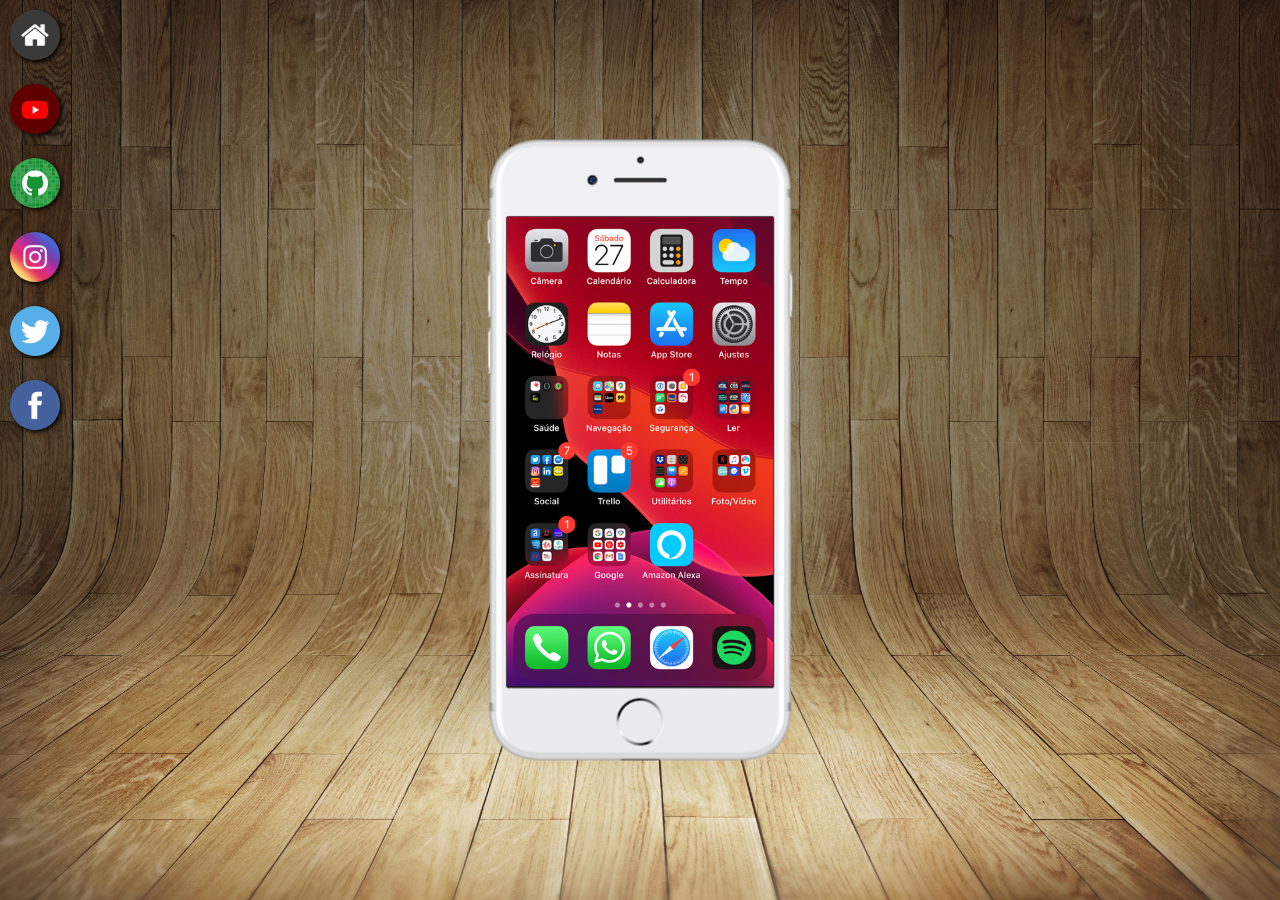
<file: index.html>
<!DOCTYPE html>
<html lang="pt-br">
<head>
    <meta charset="UTF-8">
    <meta name="viewport" content="width=device-width, initial-scale=1.0">
    <title>Projeto Redes Sociais</title>
    <link rel="stylesheet" href="style.css">
</head>
<body>
    <main>
        <section id="telefone">
            <iframe src="home.html " name="tela" id="tela" frameborder="0">seu navegador não é compativel com isso</iframe>

        </section>
         
        <section id="redes-sociais">
            <a href="home.html" target="tela"><img src="imagens/logo-home.jpg" alt="home"></a><br>
            <a href="youtube.html" target="tela"><img src="imagens/logo-youtube.jpg" alt="youtube"></a><br>
            <a href="github.html" target="tela"><img src="imagens/logo-github.jpg" alt="Github"></a><br>
            <a href="instagram.html" target="tela"><img src="imagens/logo-instagram.jpg" alt="Instagram"></a><br>
            <a href="x.html" target="tela"><img src="imagens/logo-twitter.jpg" alt="twitter"></a><br>
            <a href="facebook.html" target="tela"><img src="imagens/logo-facebook.jpg" alt="facebook"></a><br>
     

        </section>
    </main>
</body>
</html>
</file>
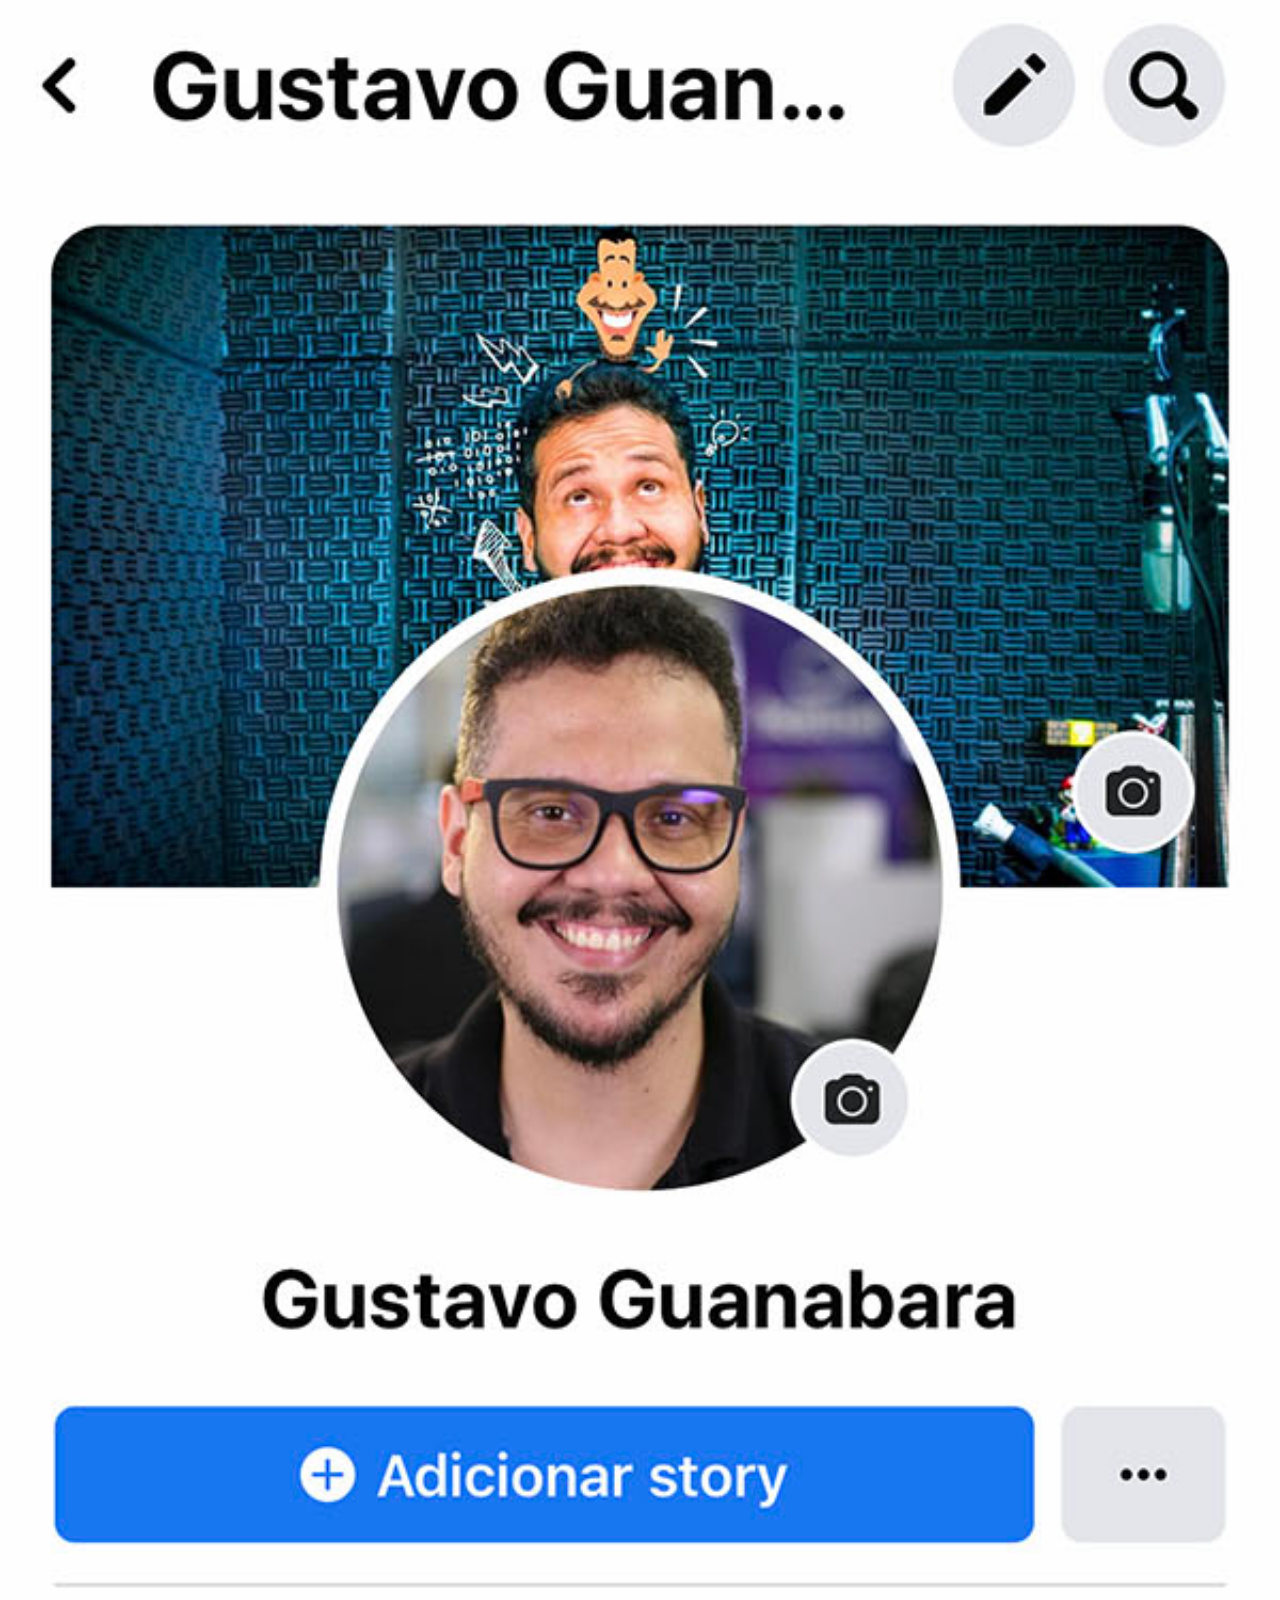
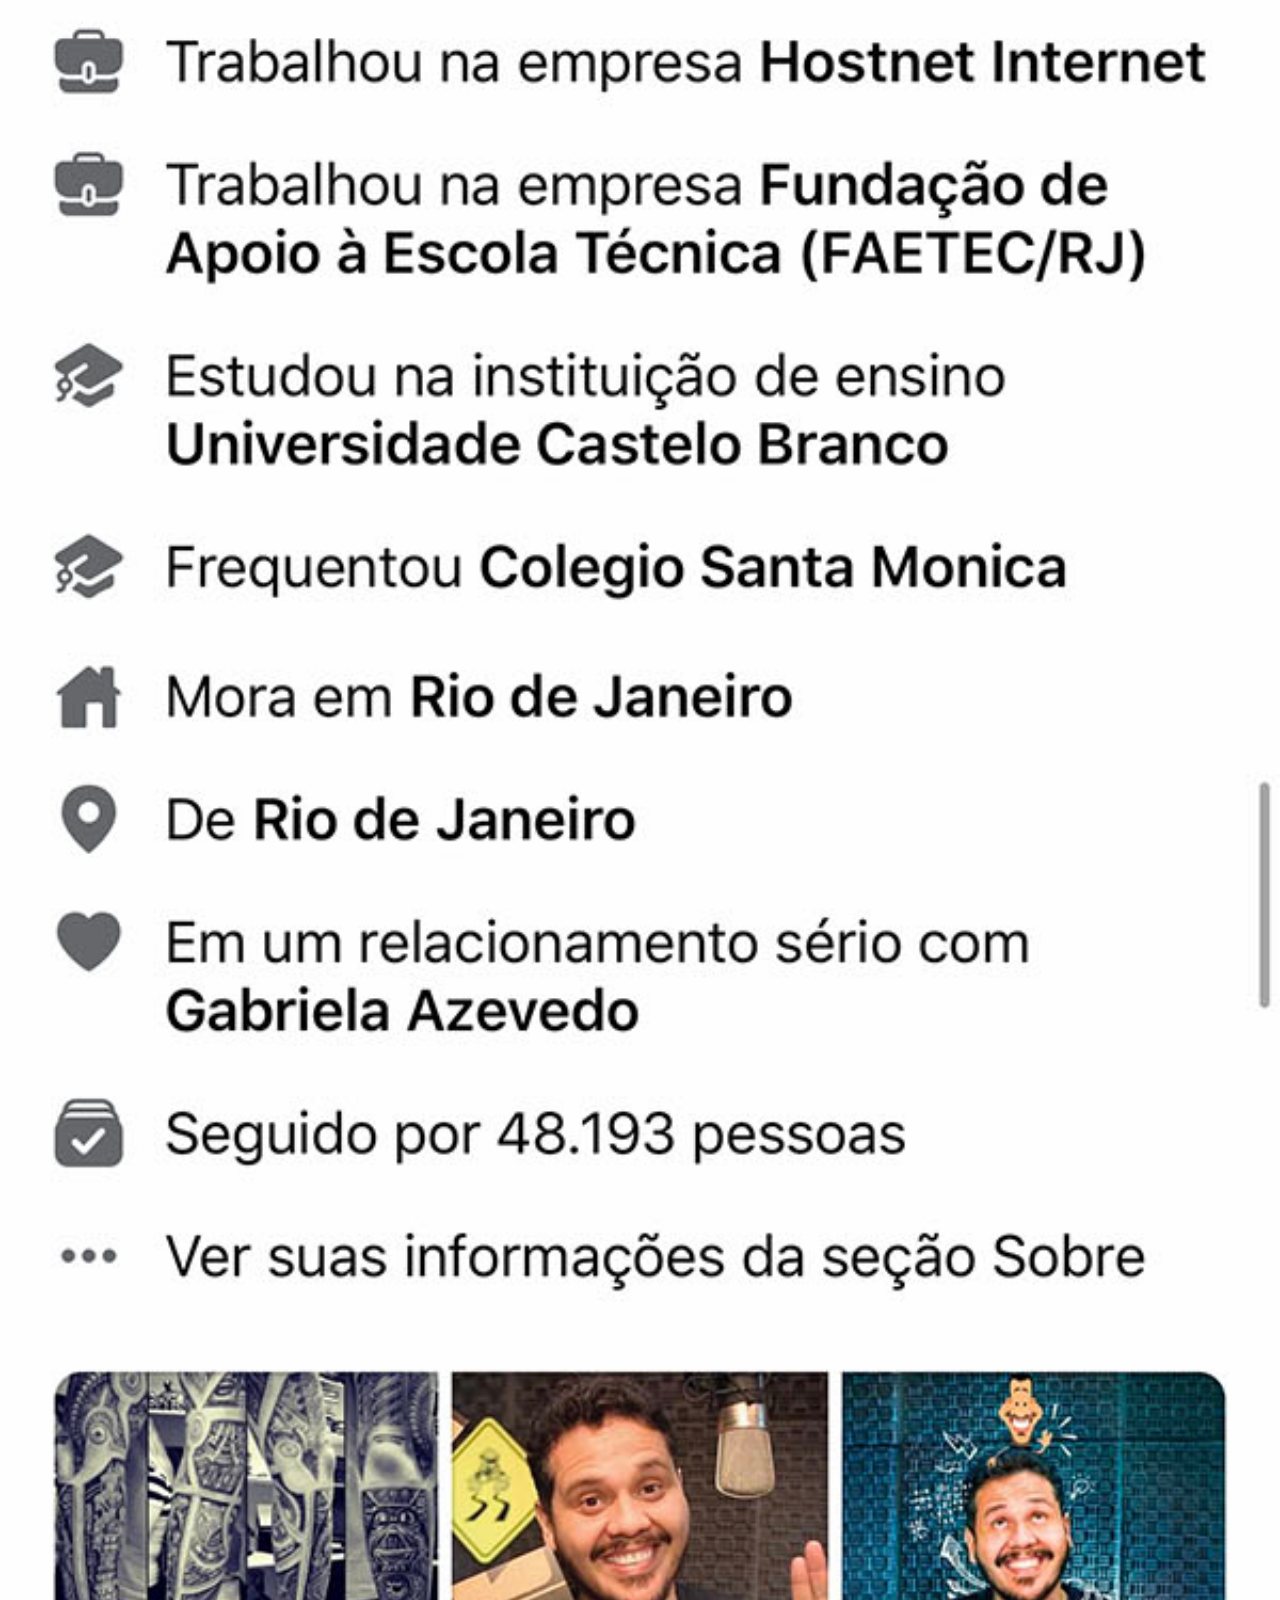
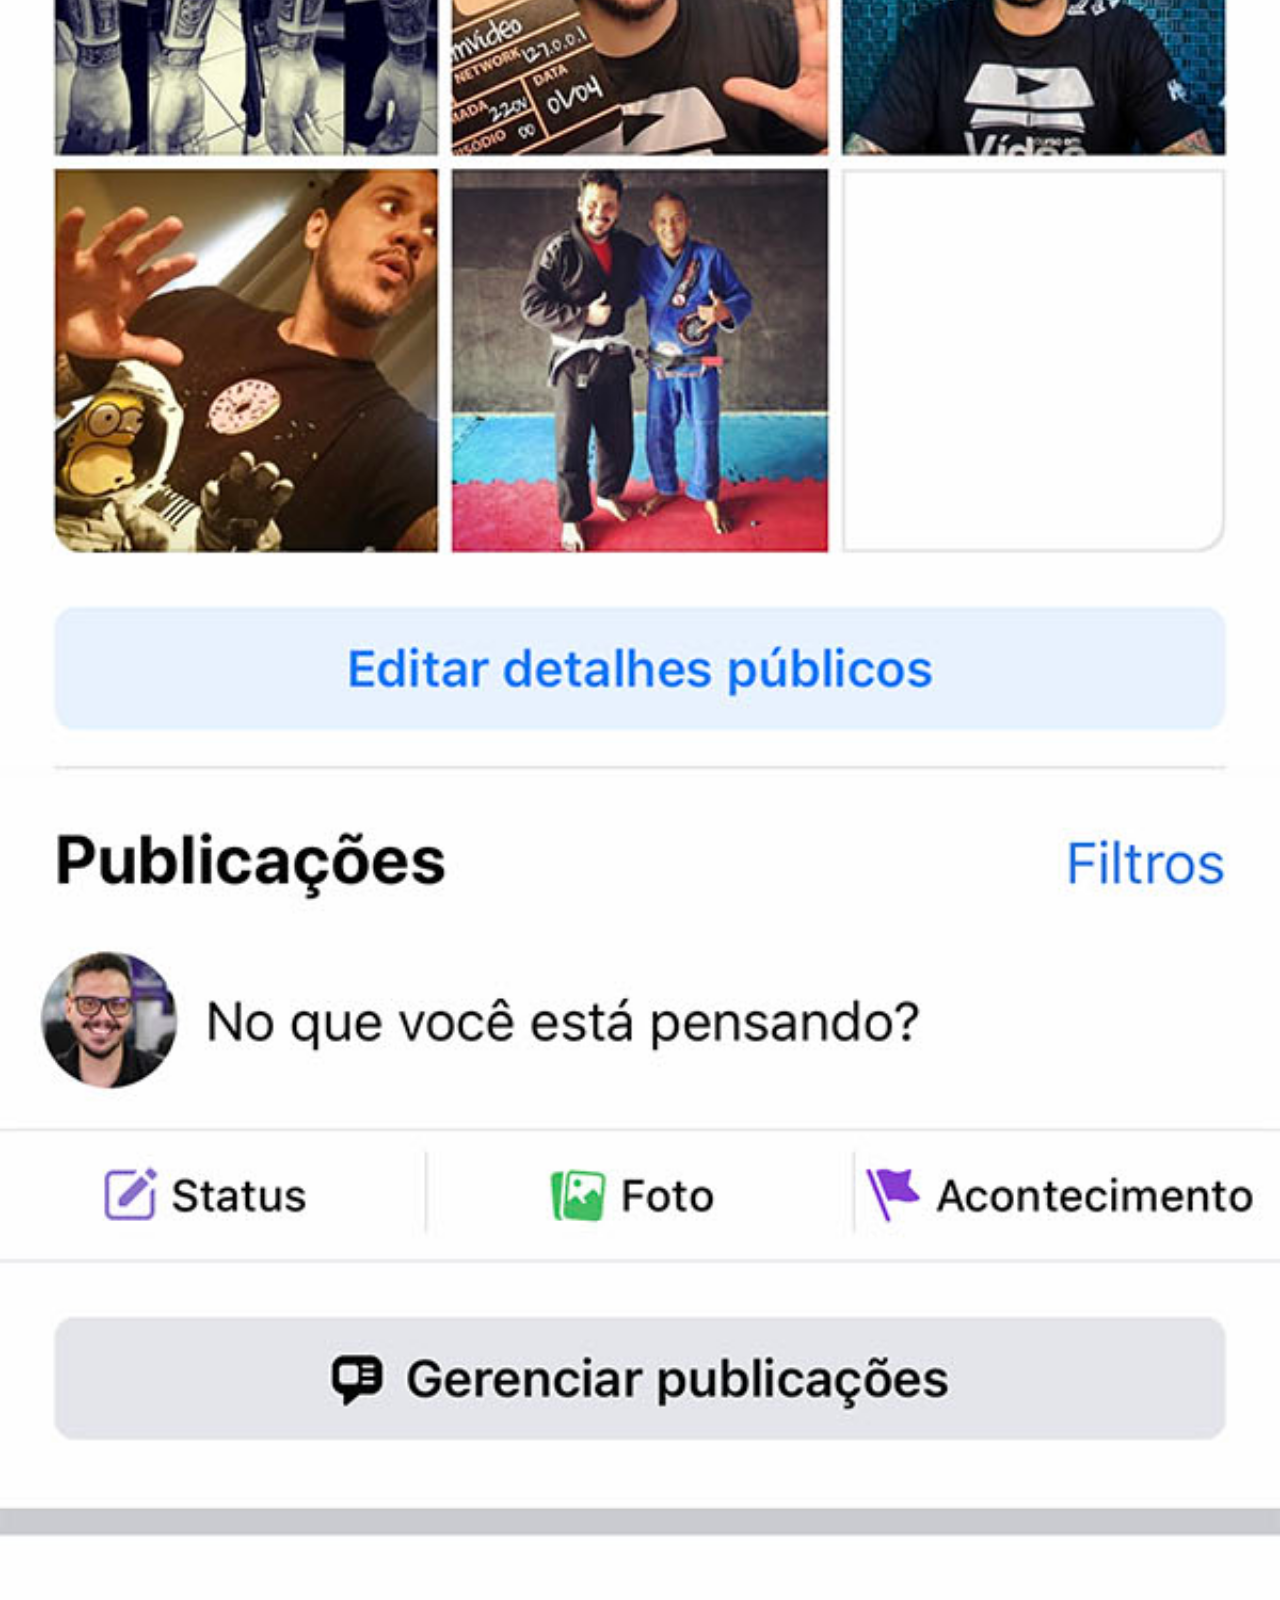
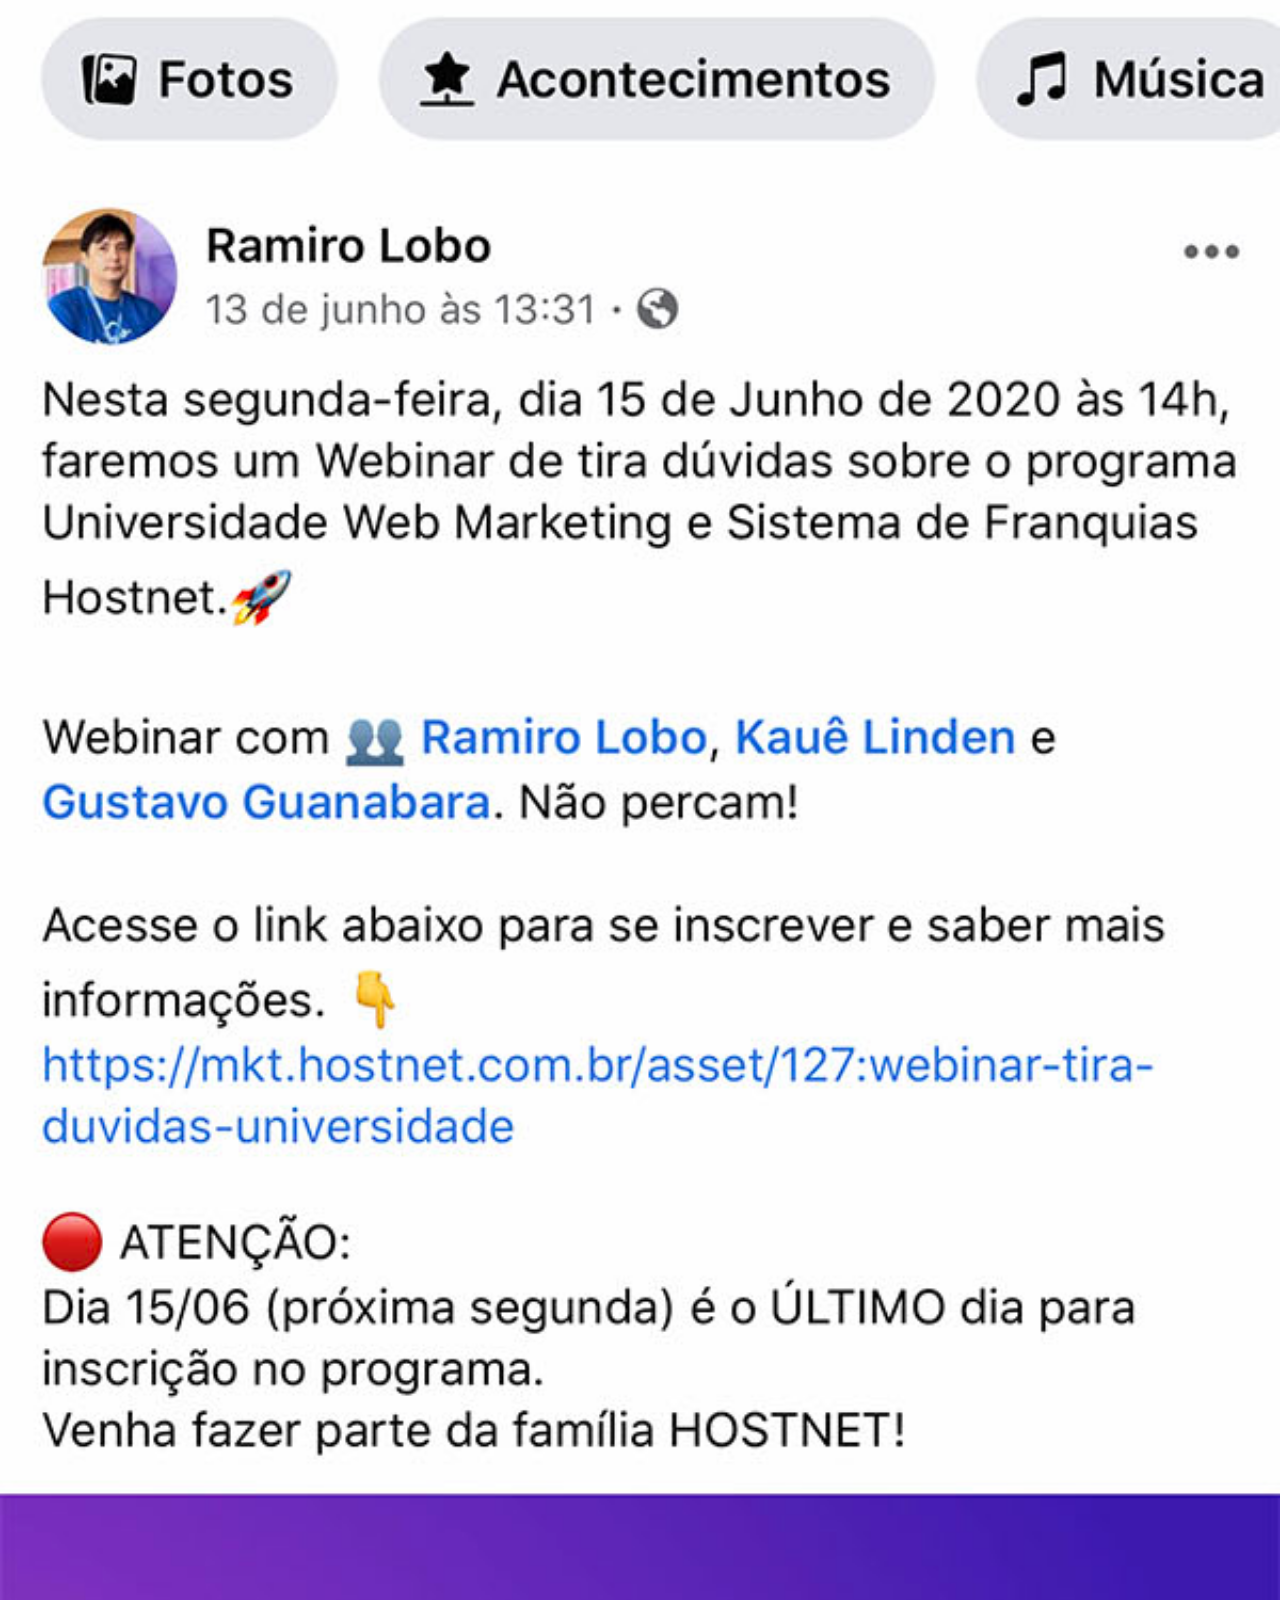
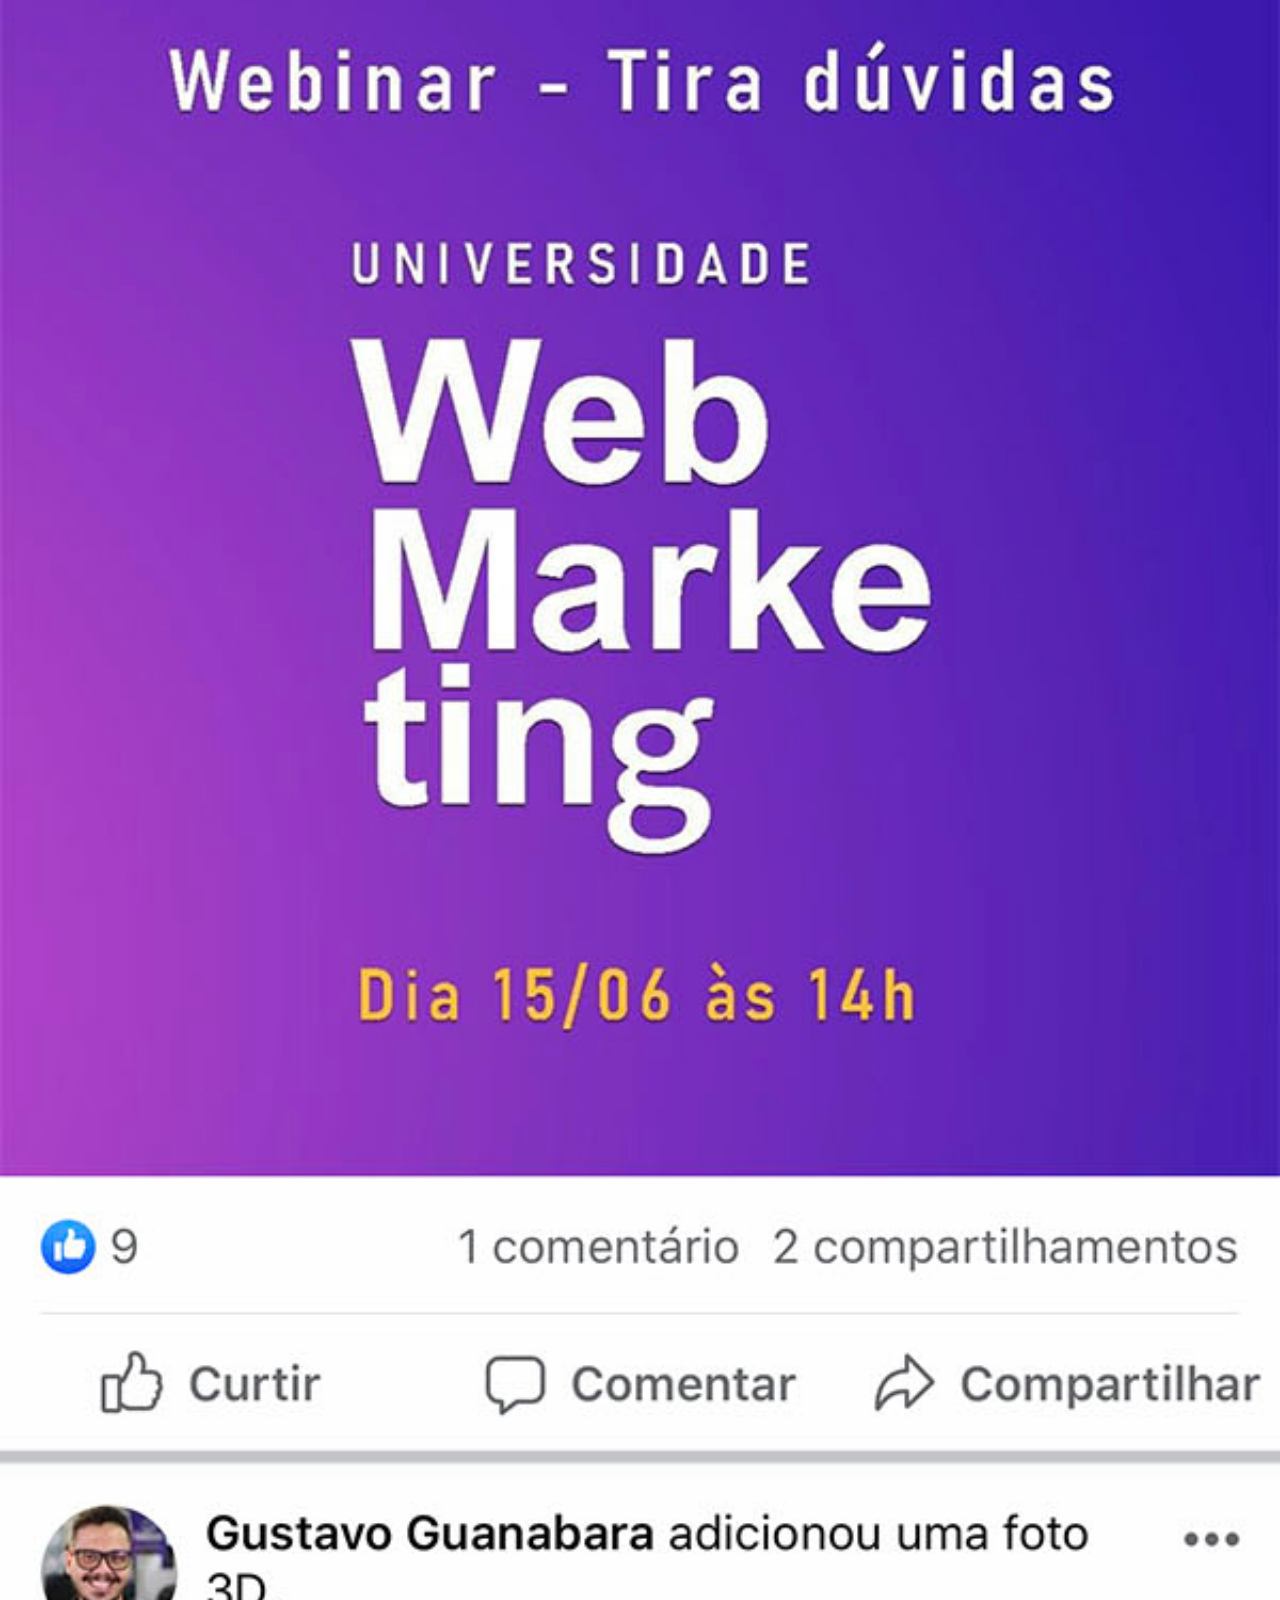
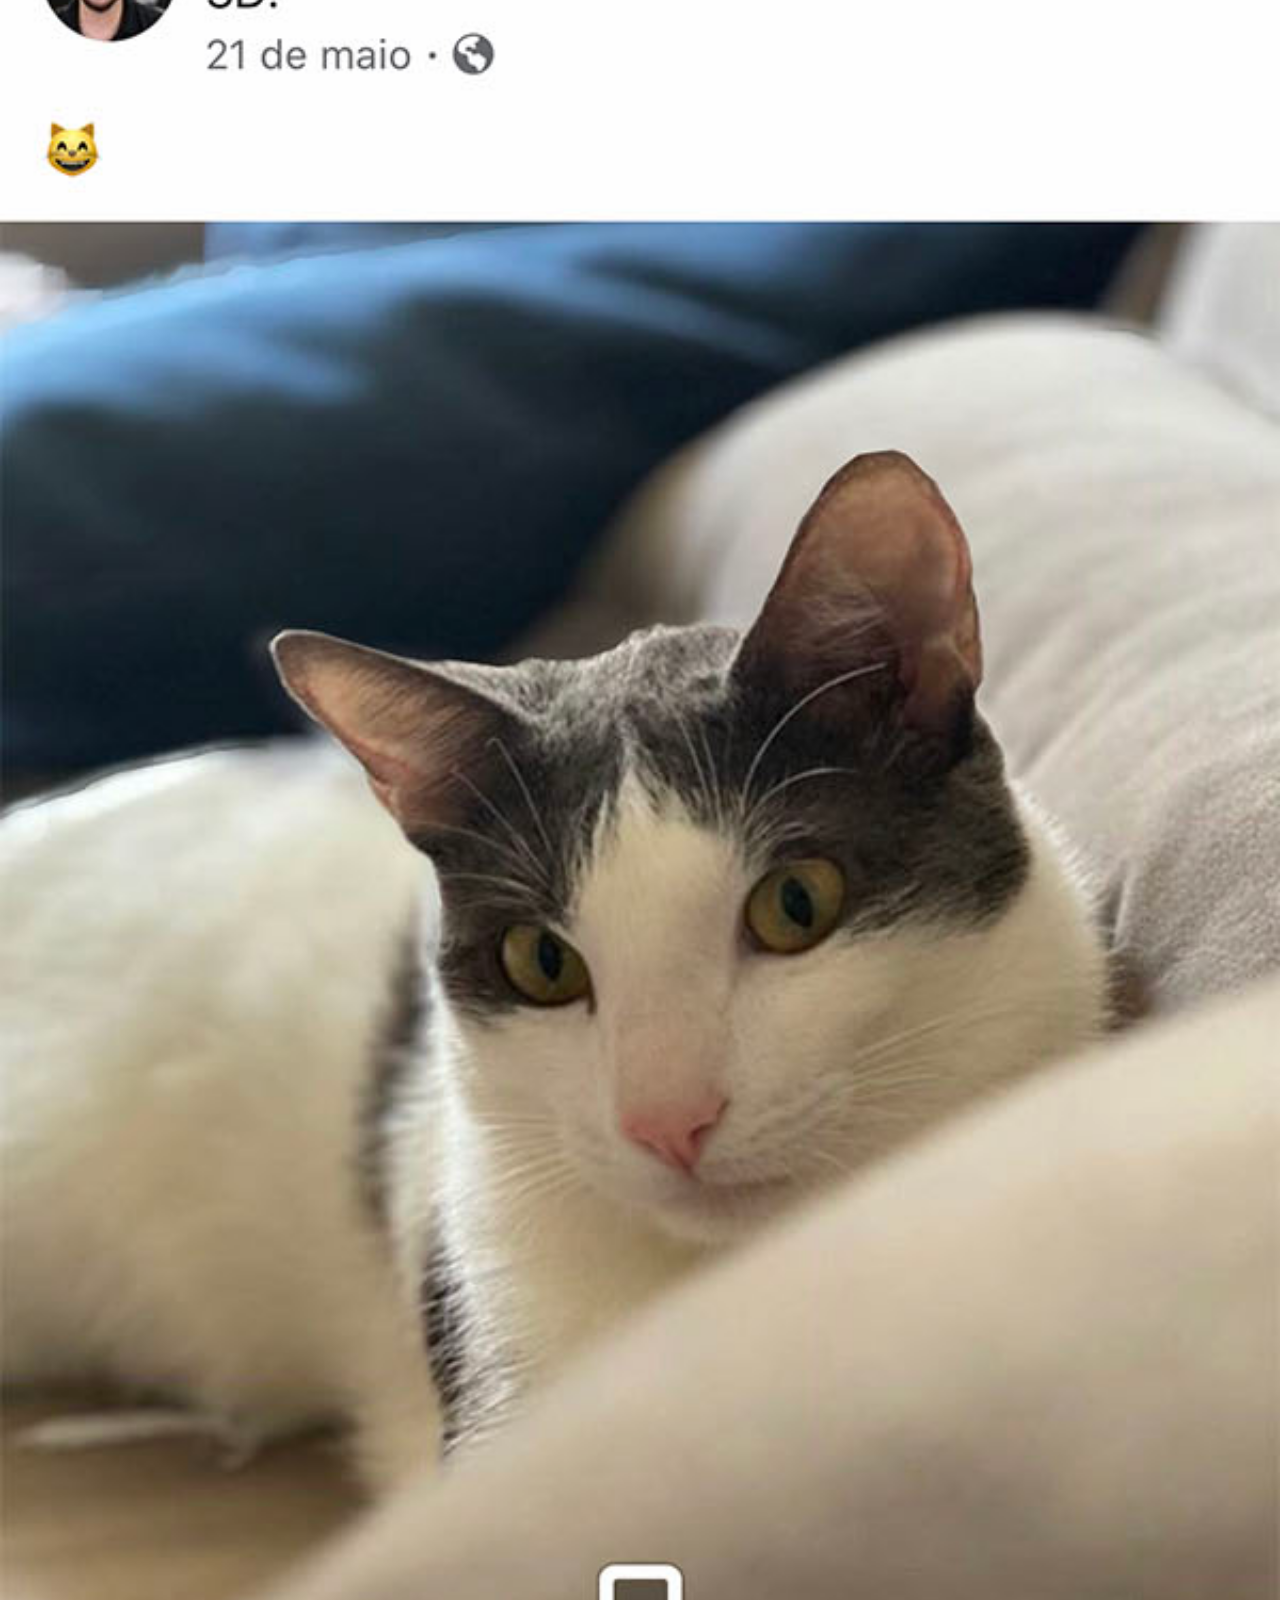
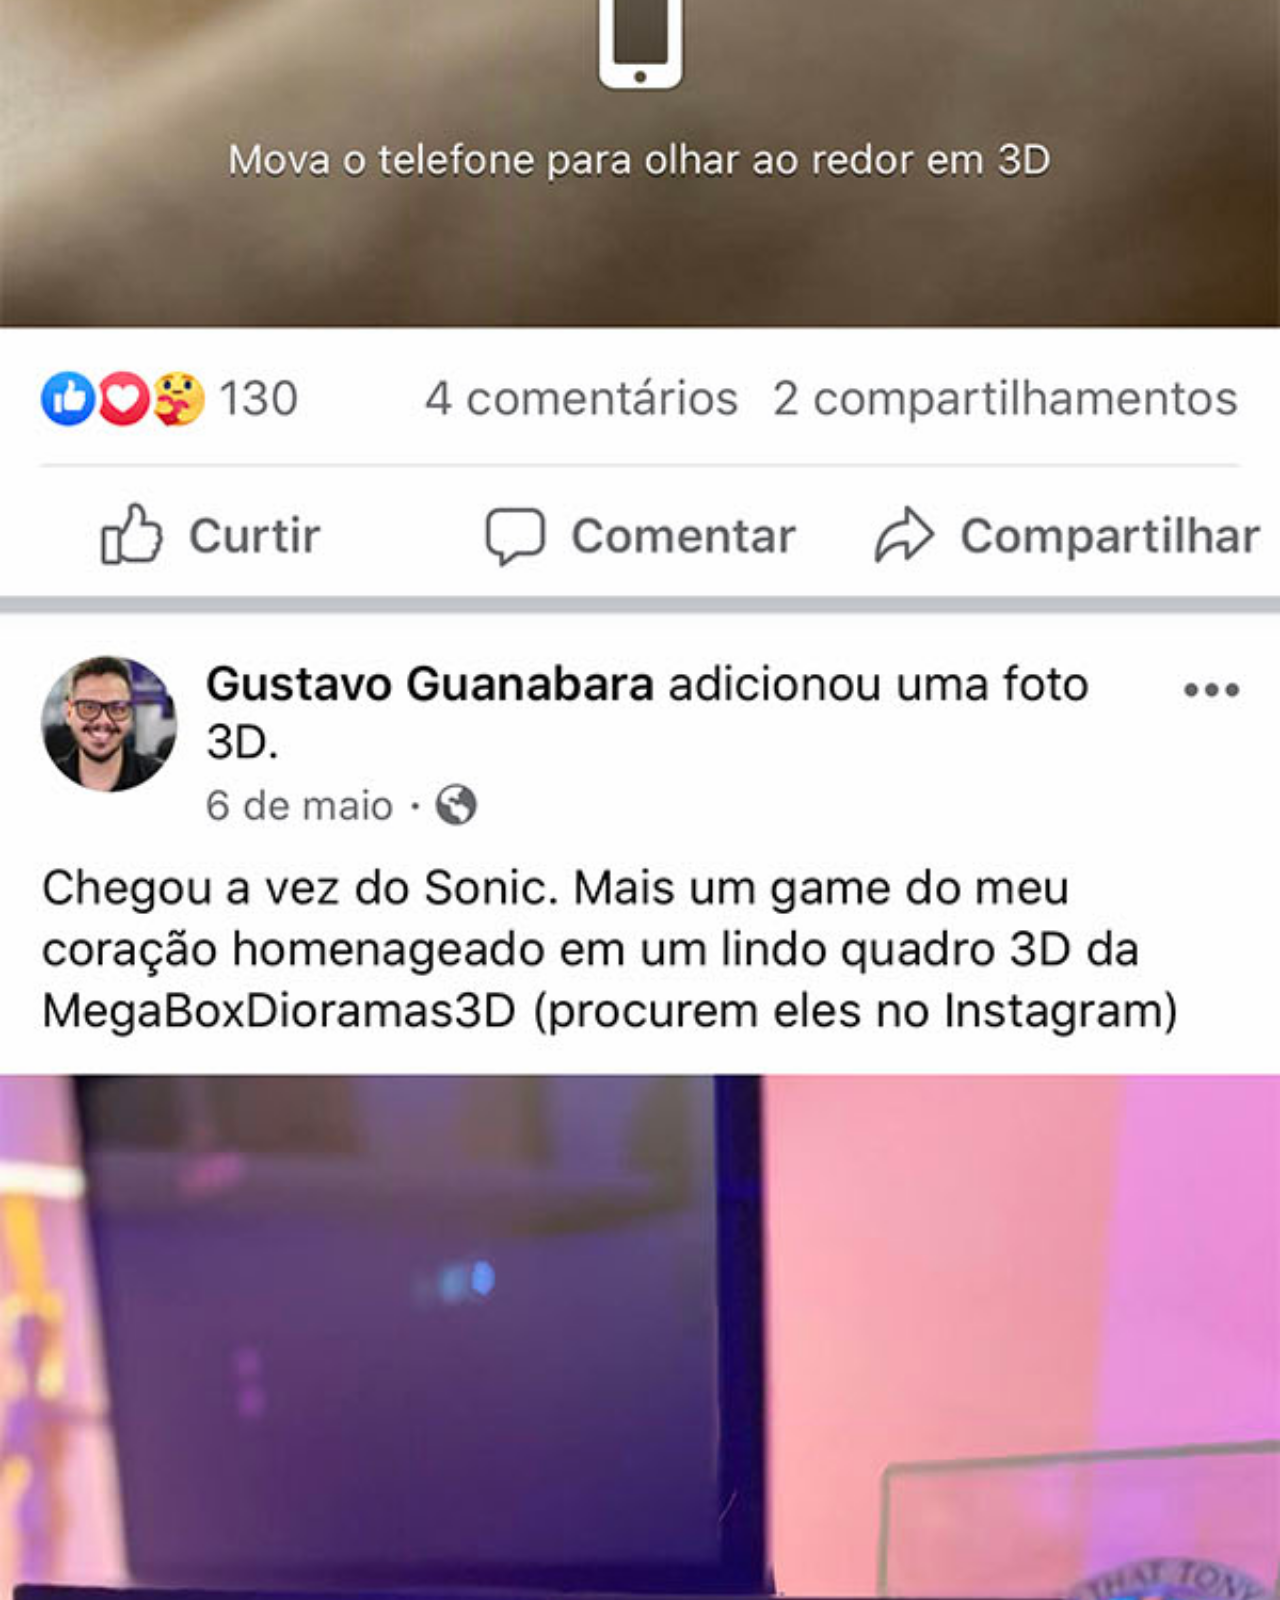
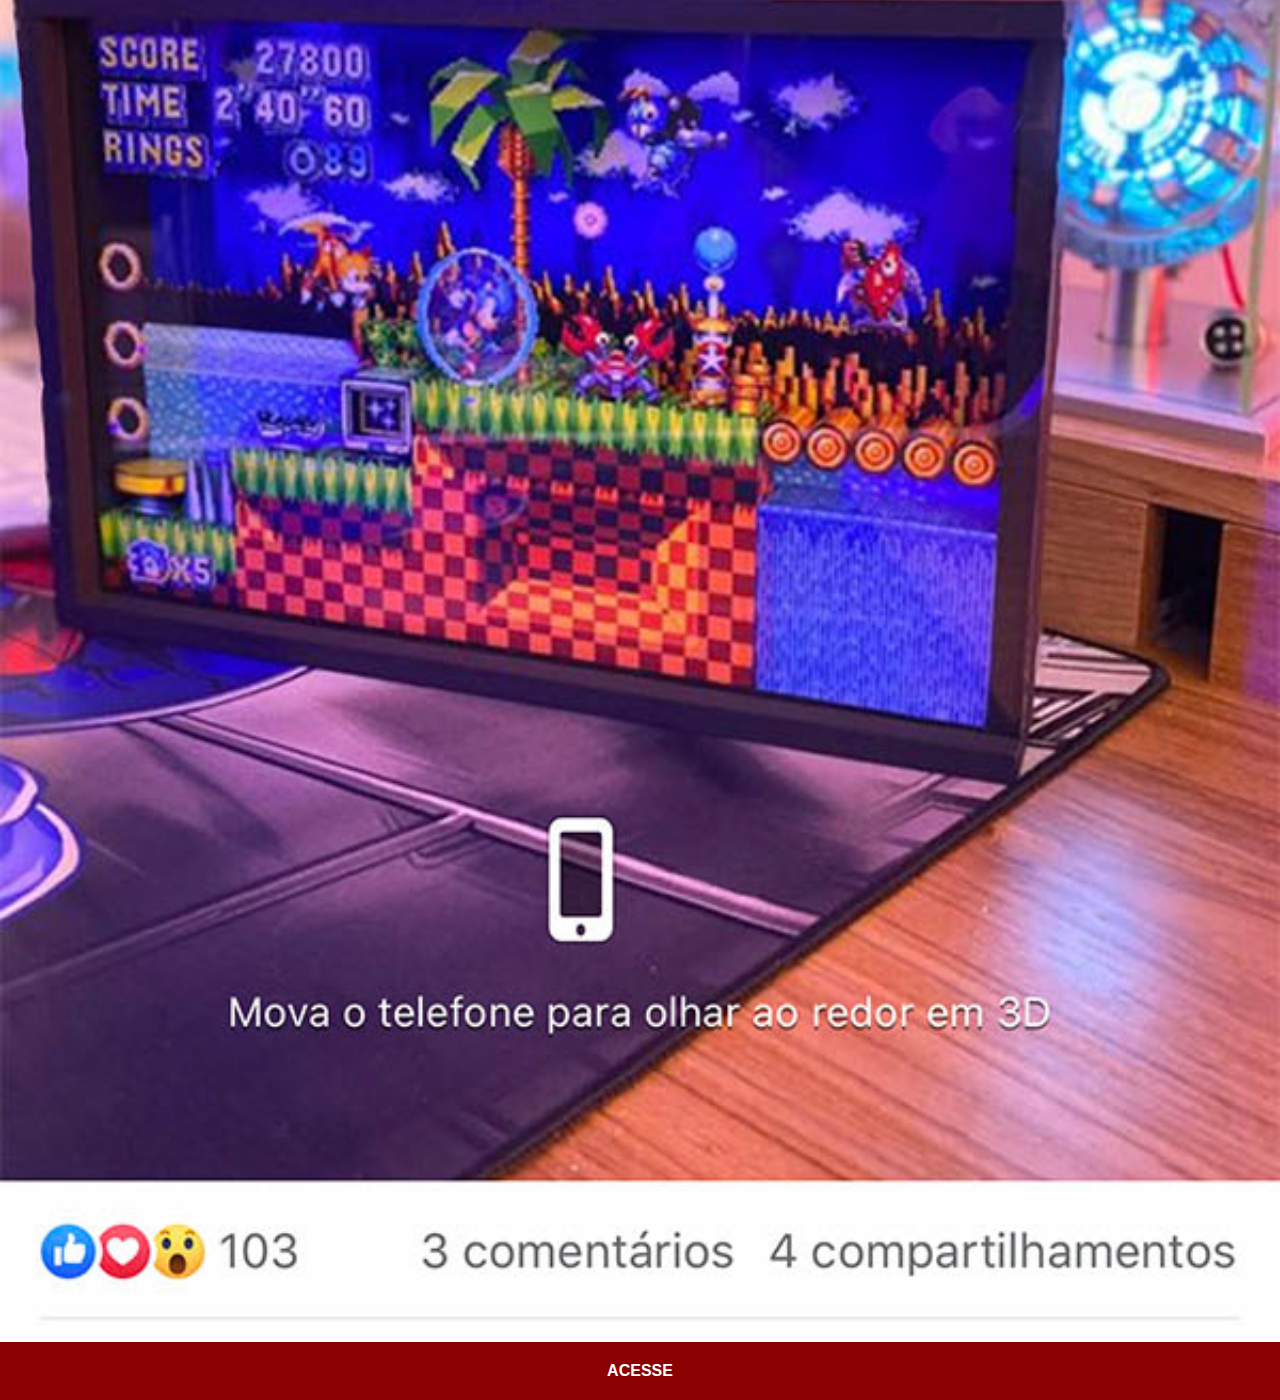
<file: facebook.html>
<!DOCTYPE html>
<html lang="pt-br">
<head>
    <meta charset="UTF-8">
    <meta name="viewport" content="width=device-width, initial-scale=1.0">
    <title>facebook</title>
</head>
 <link rel="stylesheet" href="estilos/social.css">
<body>
    <img src="imagens/tela-facebook.jpg" alt="Facebook">
    <a href="https://www.facebook.com/gustavoguanabara/">ACESSE</a>
</body>
</html>
</file>
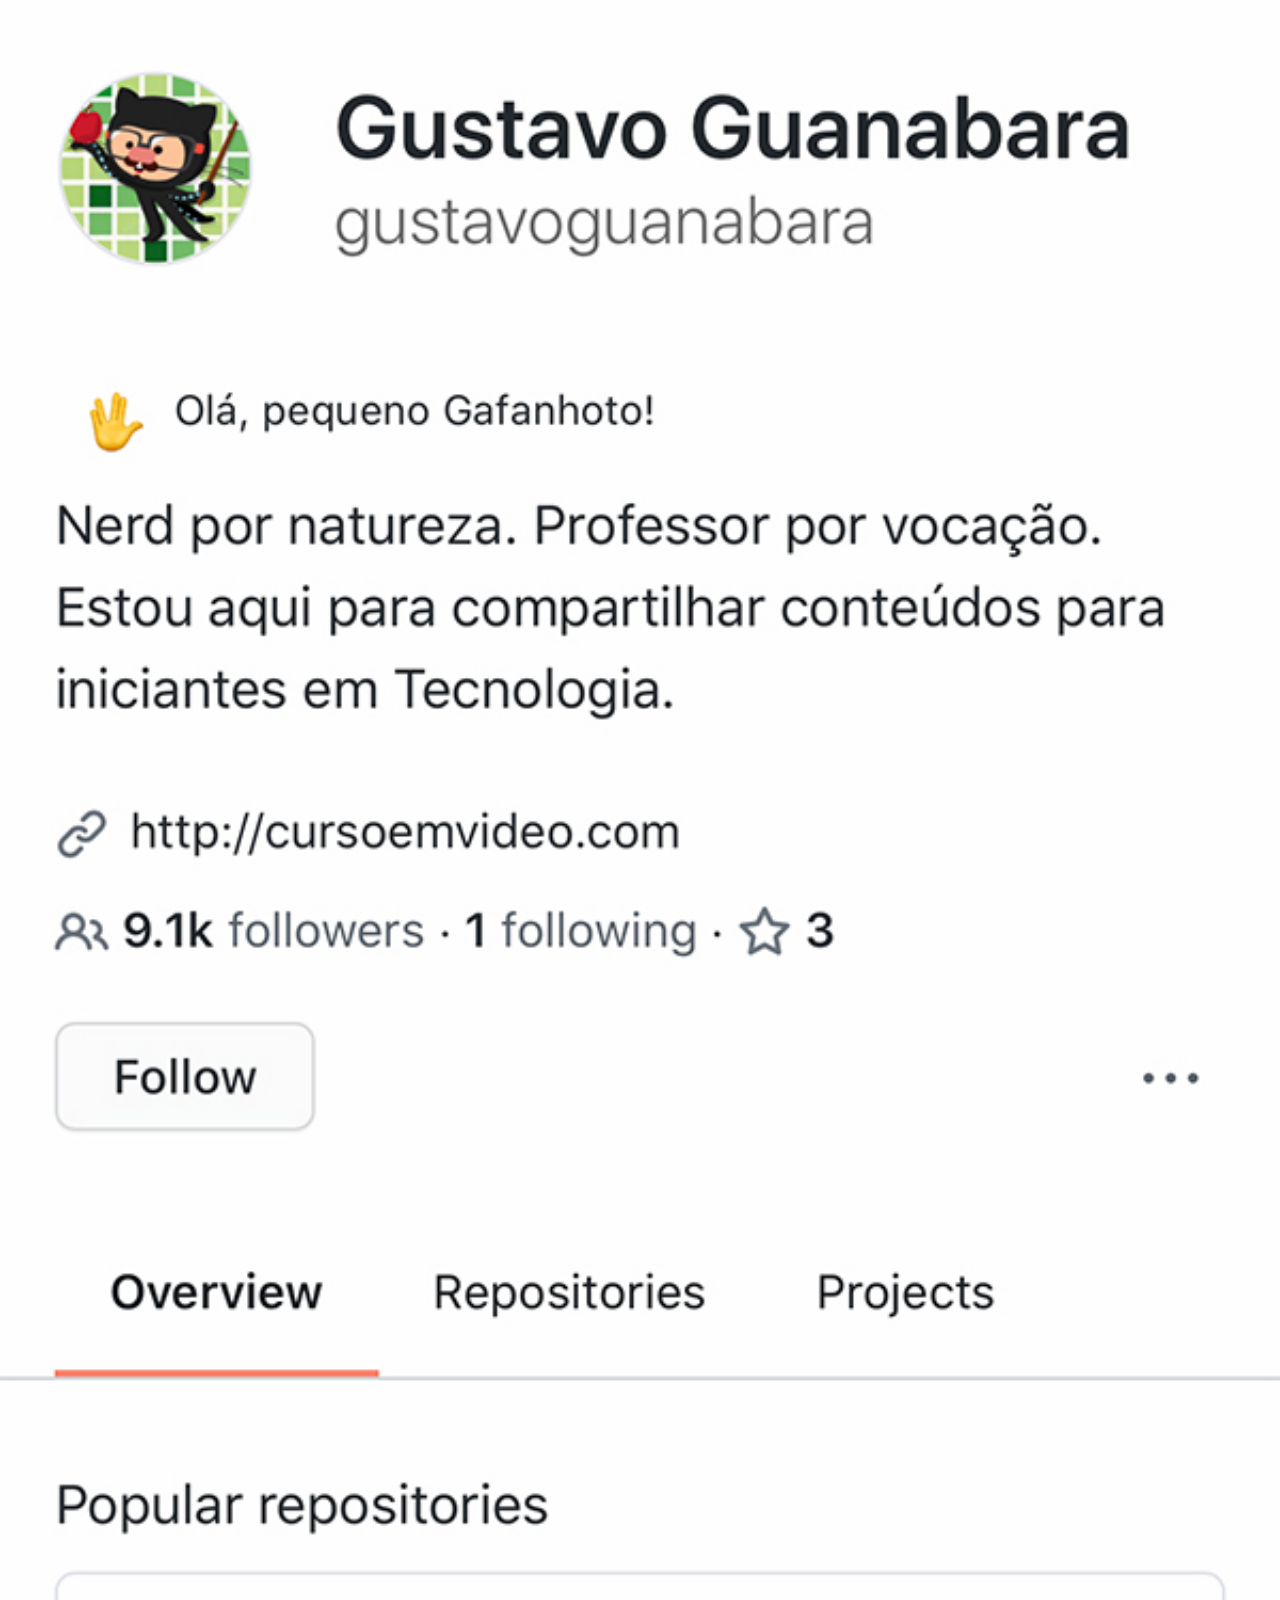
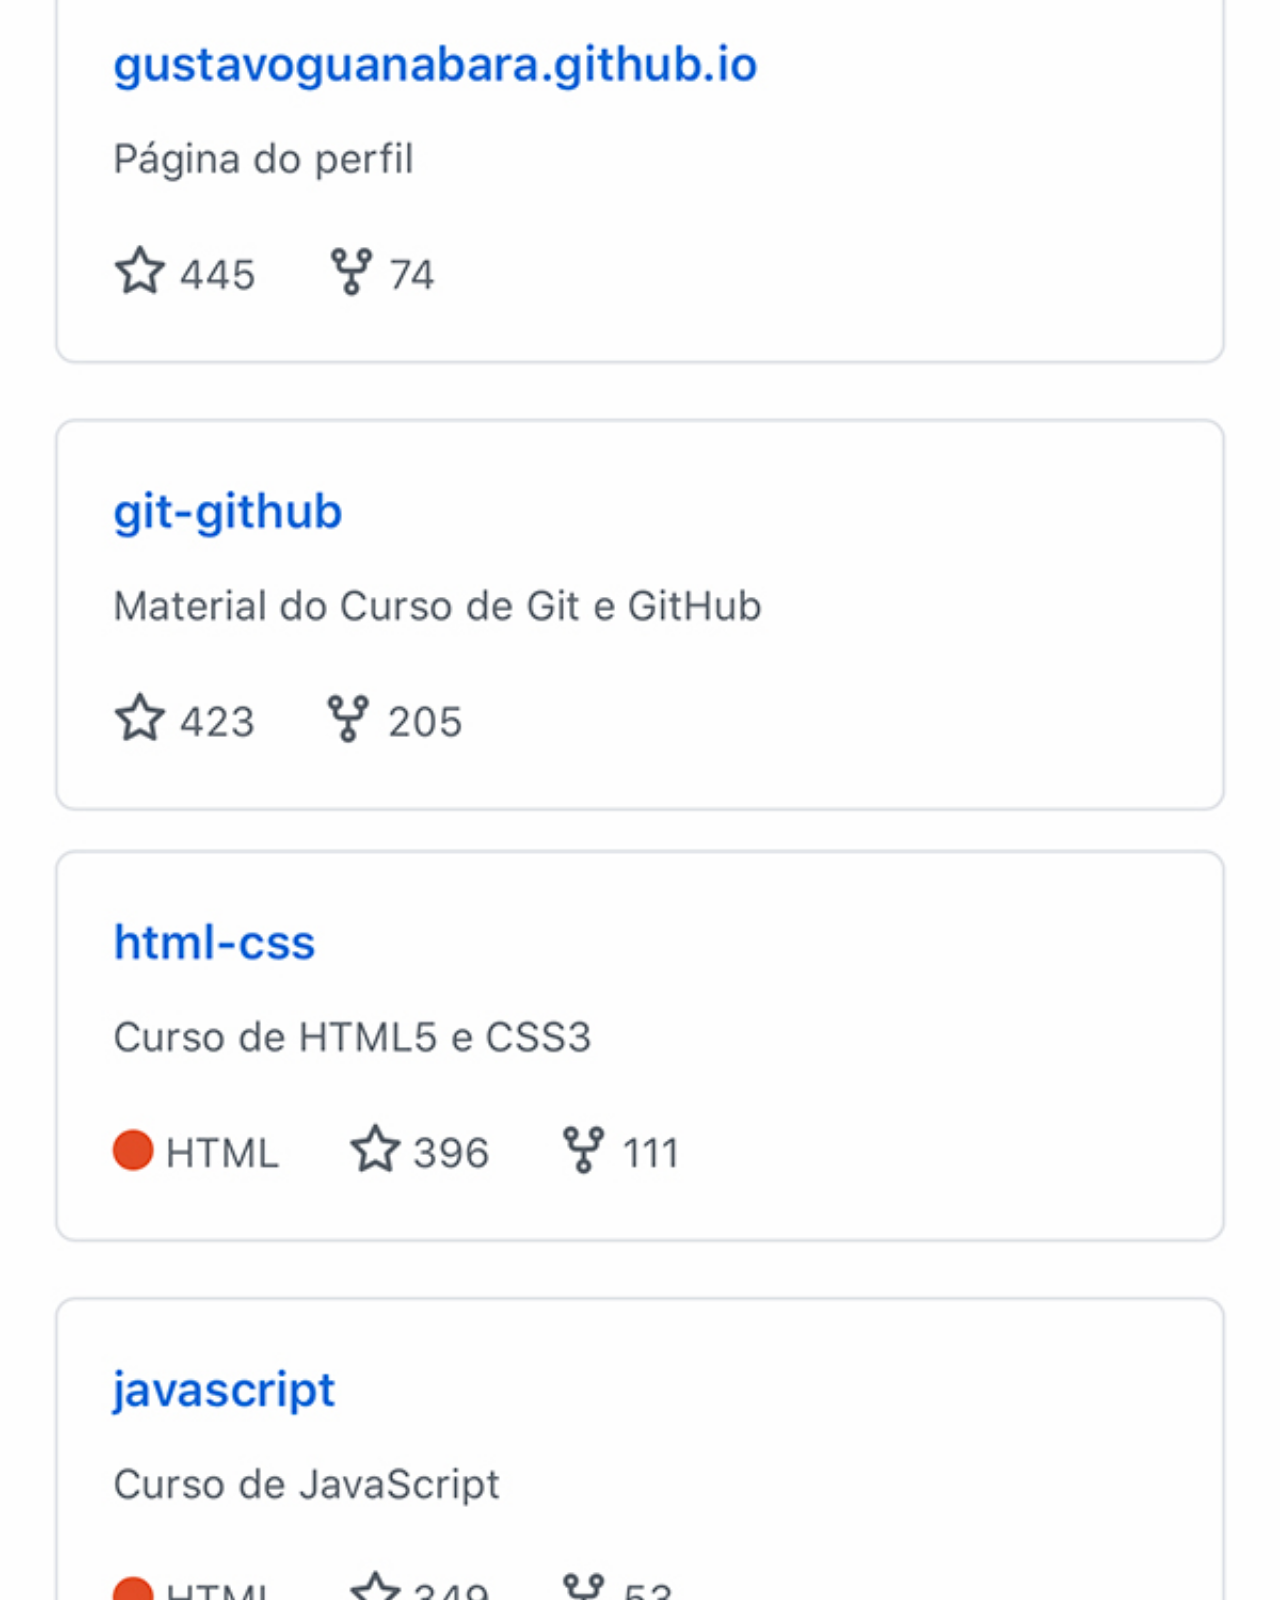
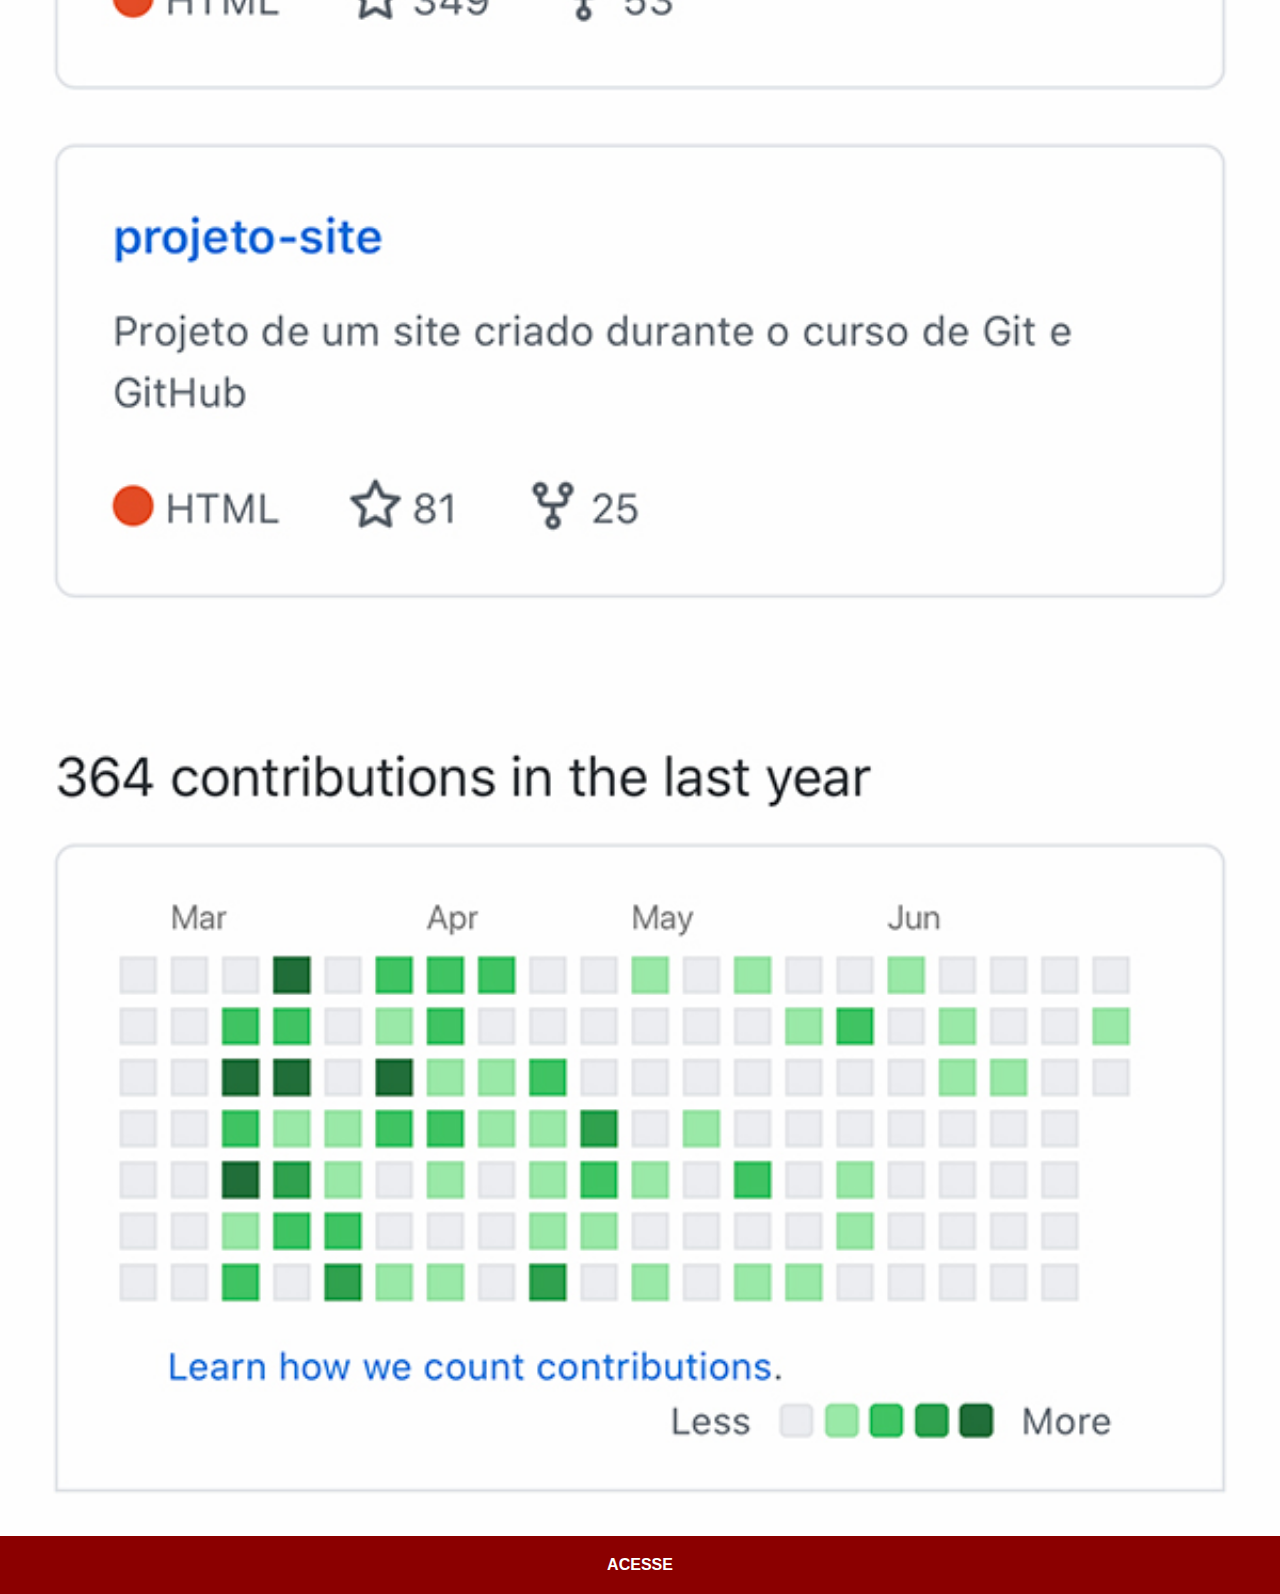
<file: github.html>
<!DOCTYPE html>
<html lang="pt-br">
<head>
    <meta charset="UTF-8">
    <meta name="viewport" content="width=device-width, initial-scale=1.0">
    <title>Github</title>
    <link rel="stylesheet" href="estilos/social.css">
</head>
<body>
    <img src="imagens/tela-github.jpg" alt="Github">
    <a href="https://github.com/lukas22Lm" target="_blank">ACESSE</a>
</body>
</html>
</file>
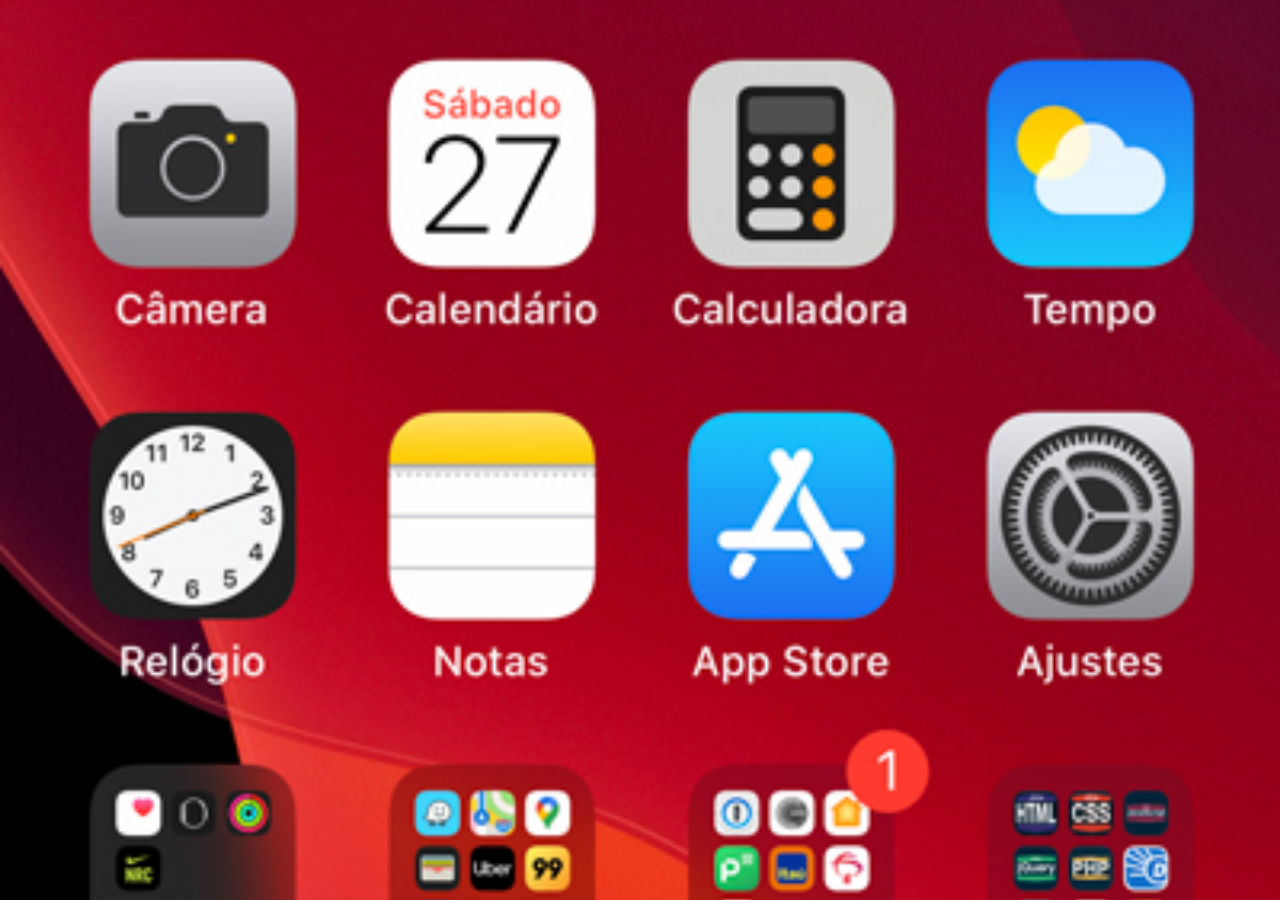
<file: home.html>
<!DOCTYPE html>
<html lang="pt-br">
<head>
    <meta charset="UTF-8">
    <meta name="viewport" content="width=device-width, initial-scale=1.0">
    <title>Home</title>
</head>
<style>
    *{
        margin: 0;
        padding: 0;
    }

    body{
        width: 100vw;
        height: 100vh;
        background: black url(imagens/tela-home.jpg) no-repeat top center;
        /*top center deixa encima e centralizado*/
        background-size: cover;
        
    }
</style>
<body>
    
</body>
</html>
</file>
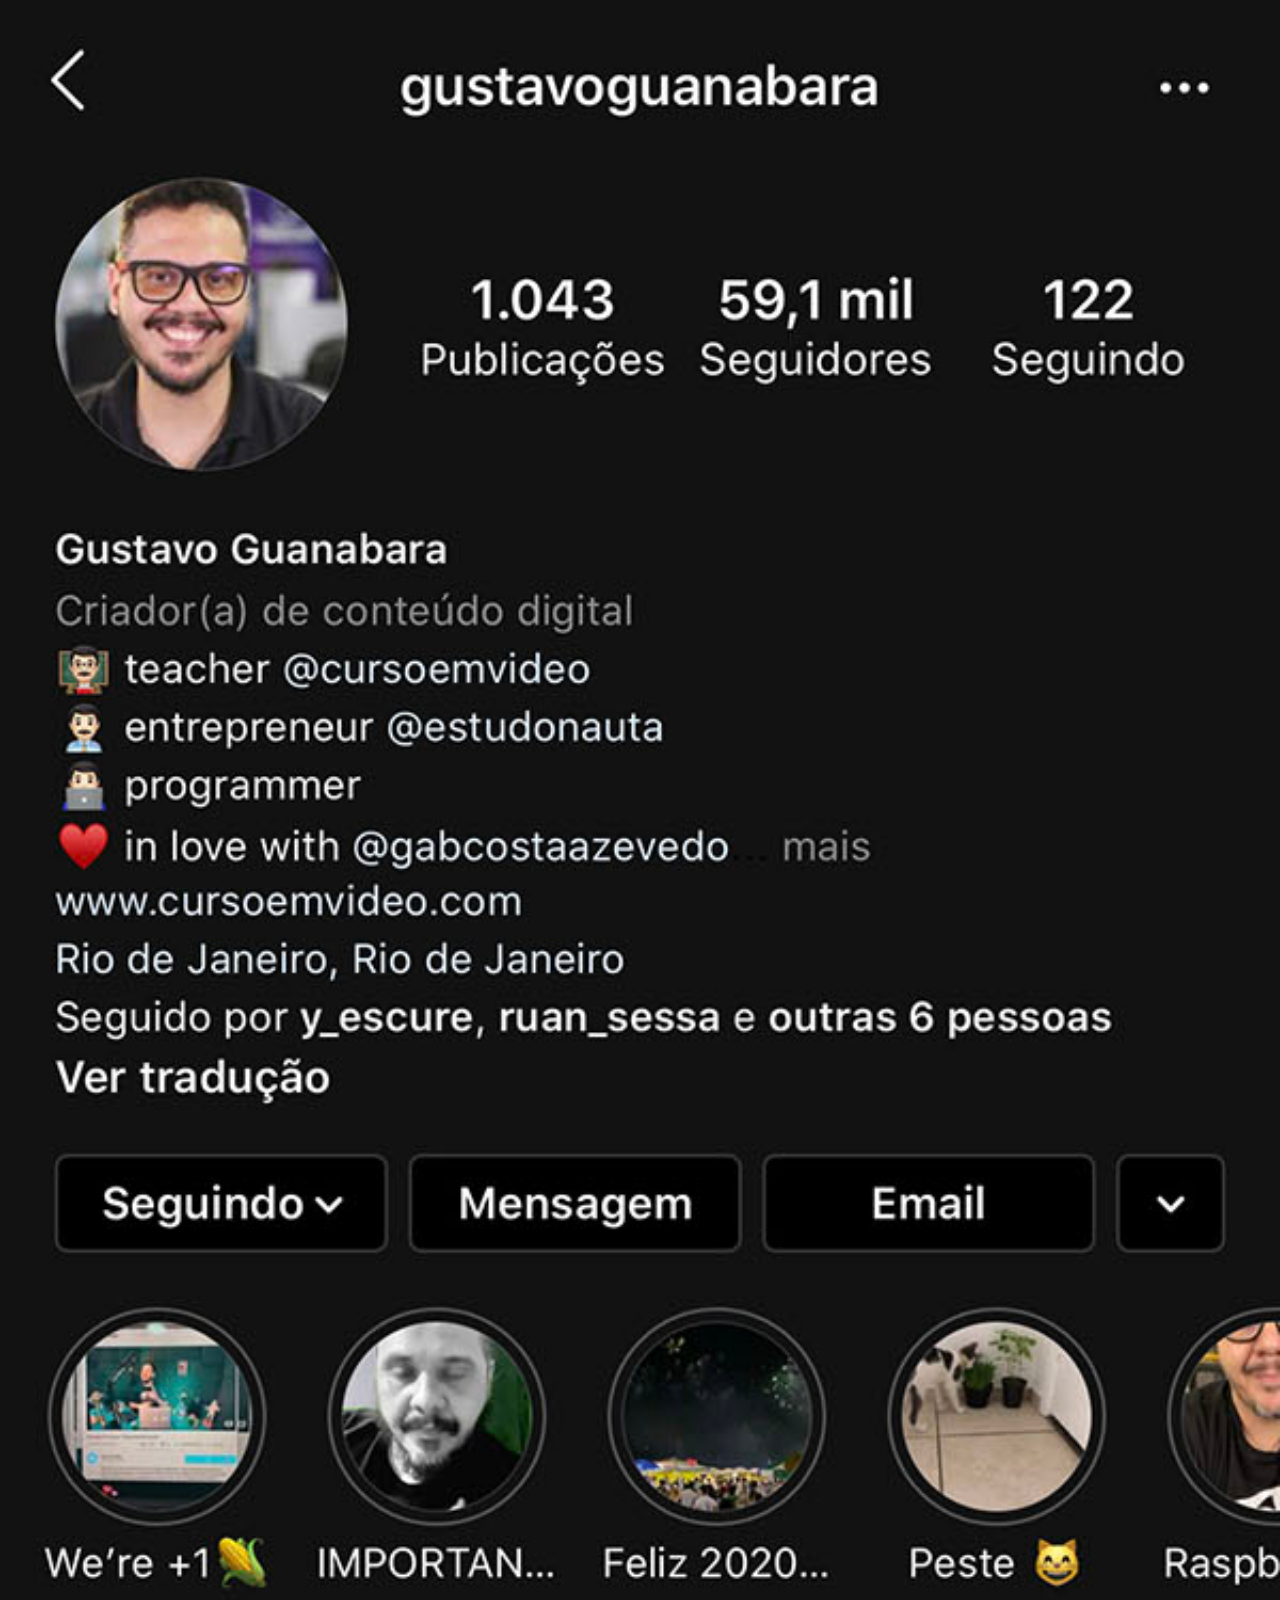
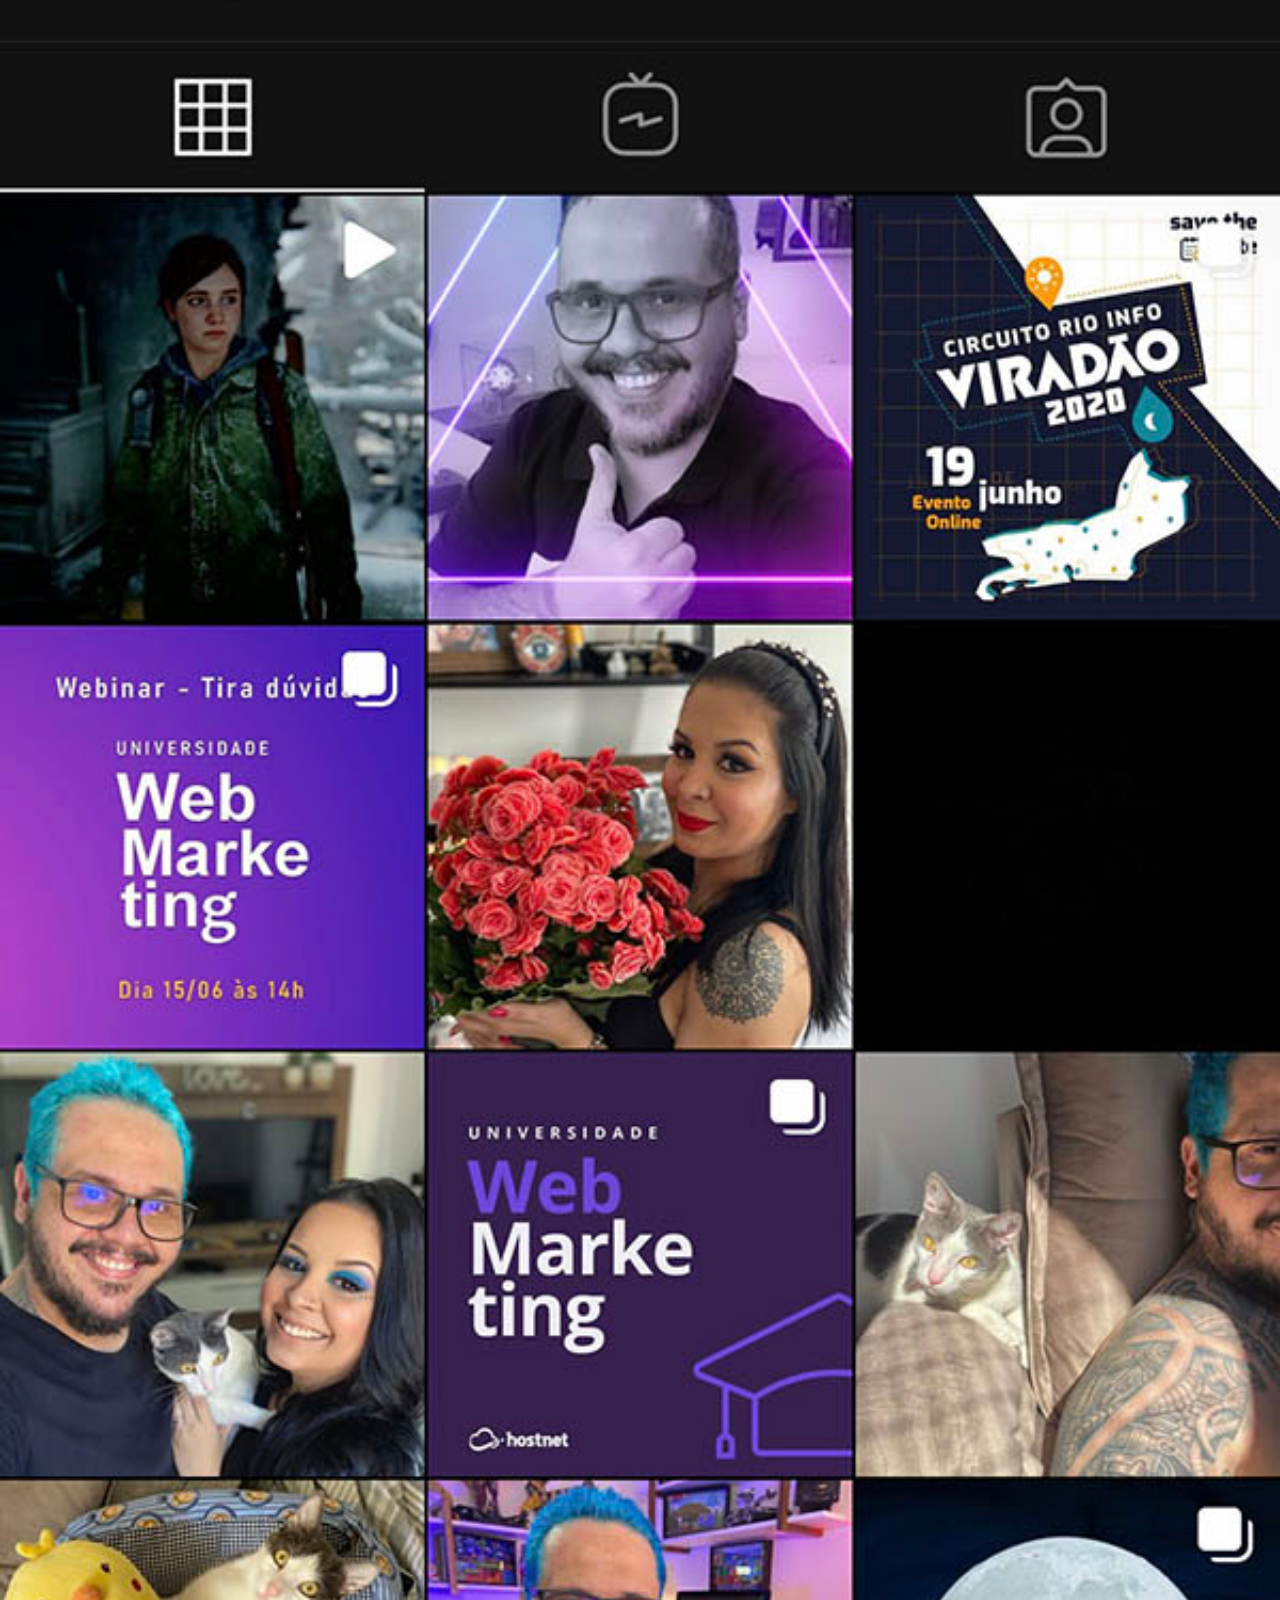
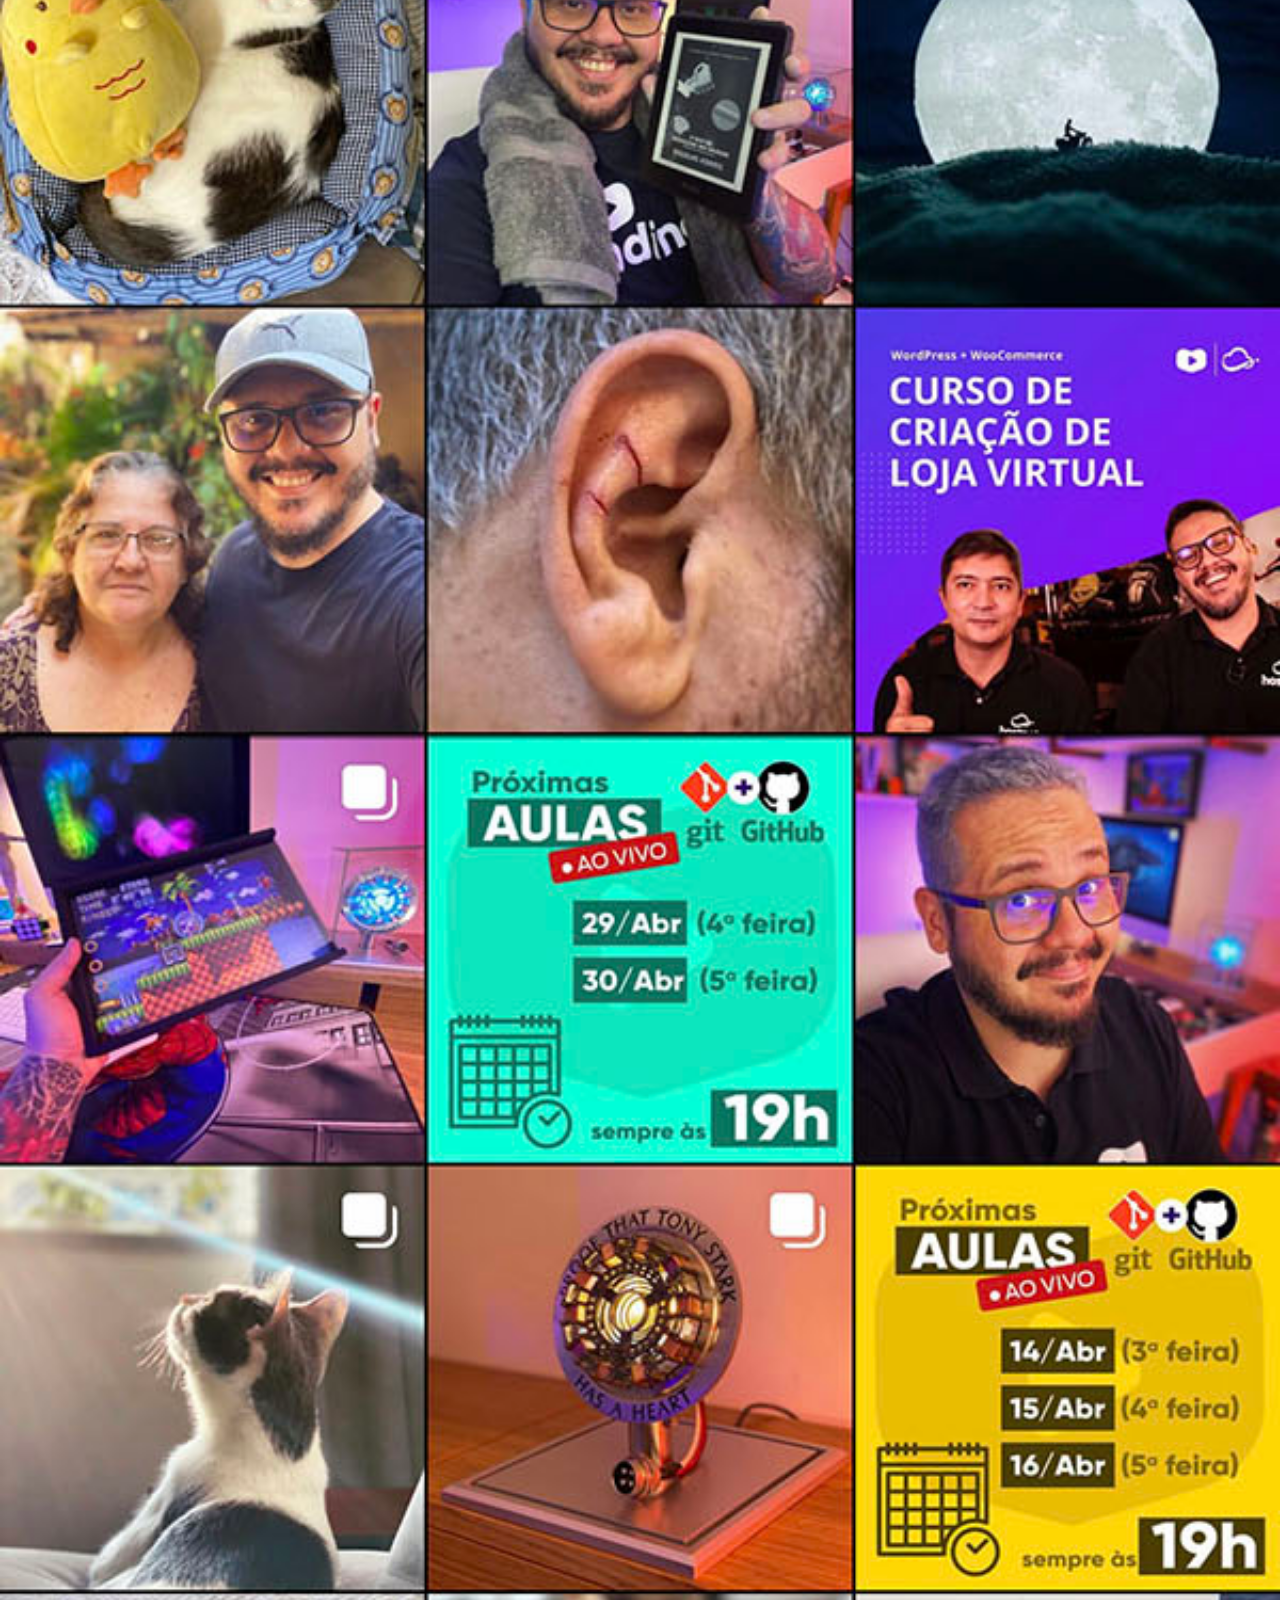
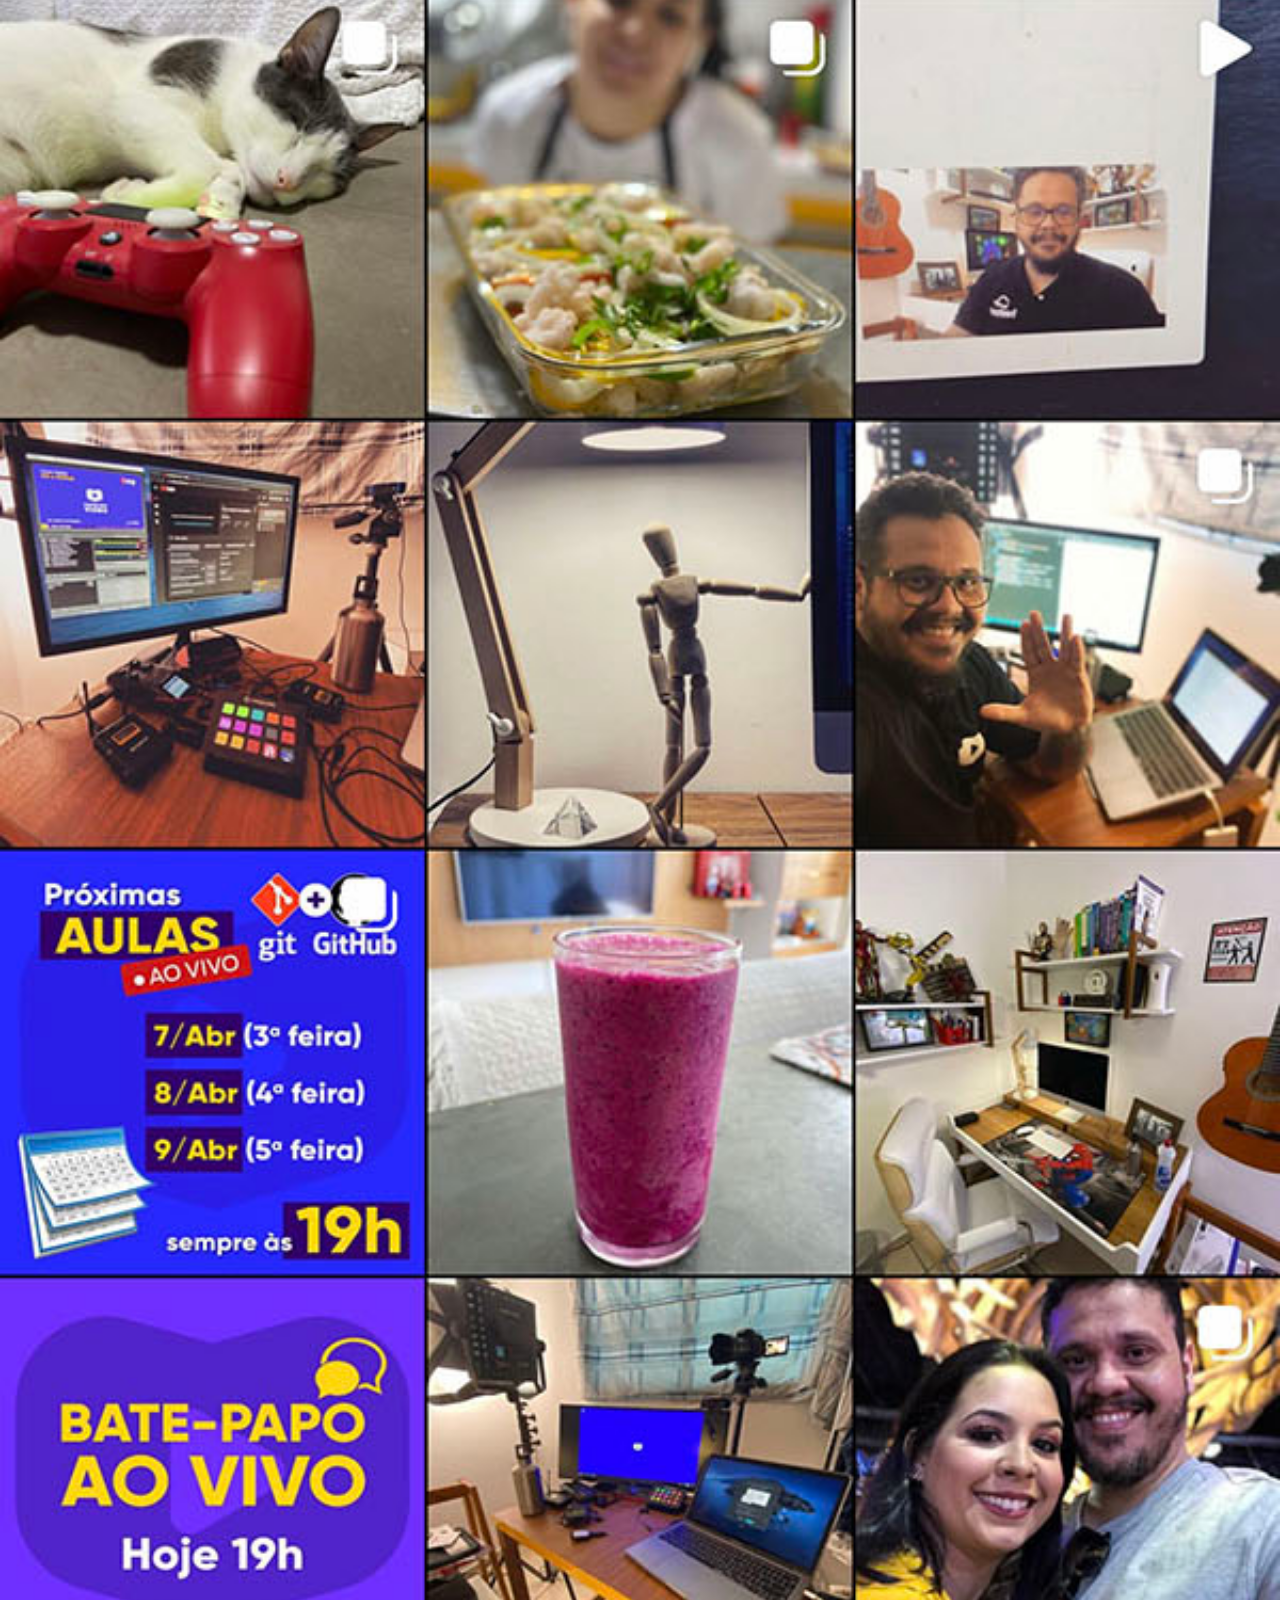
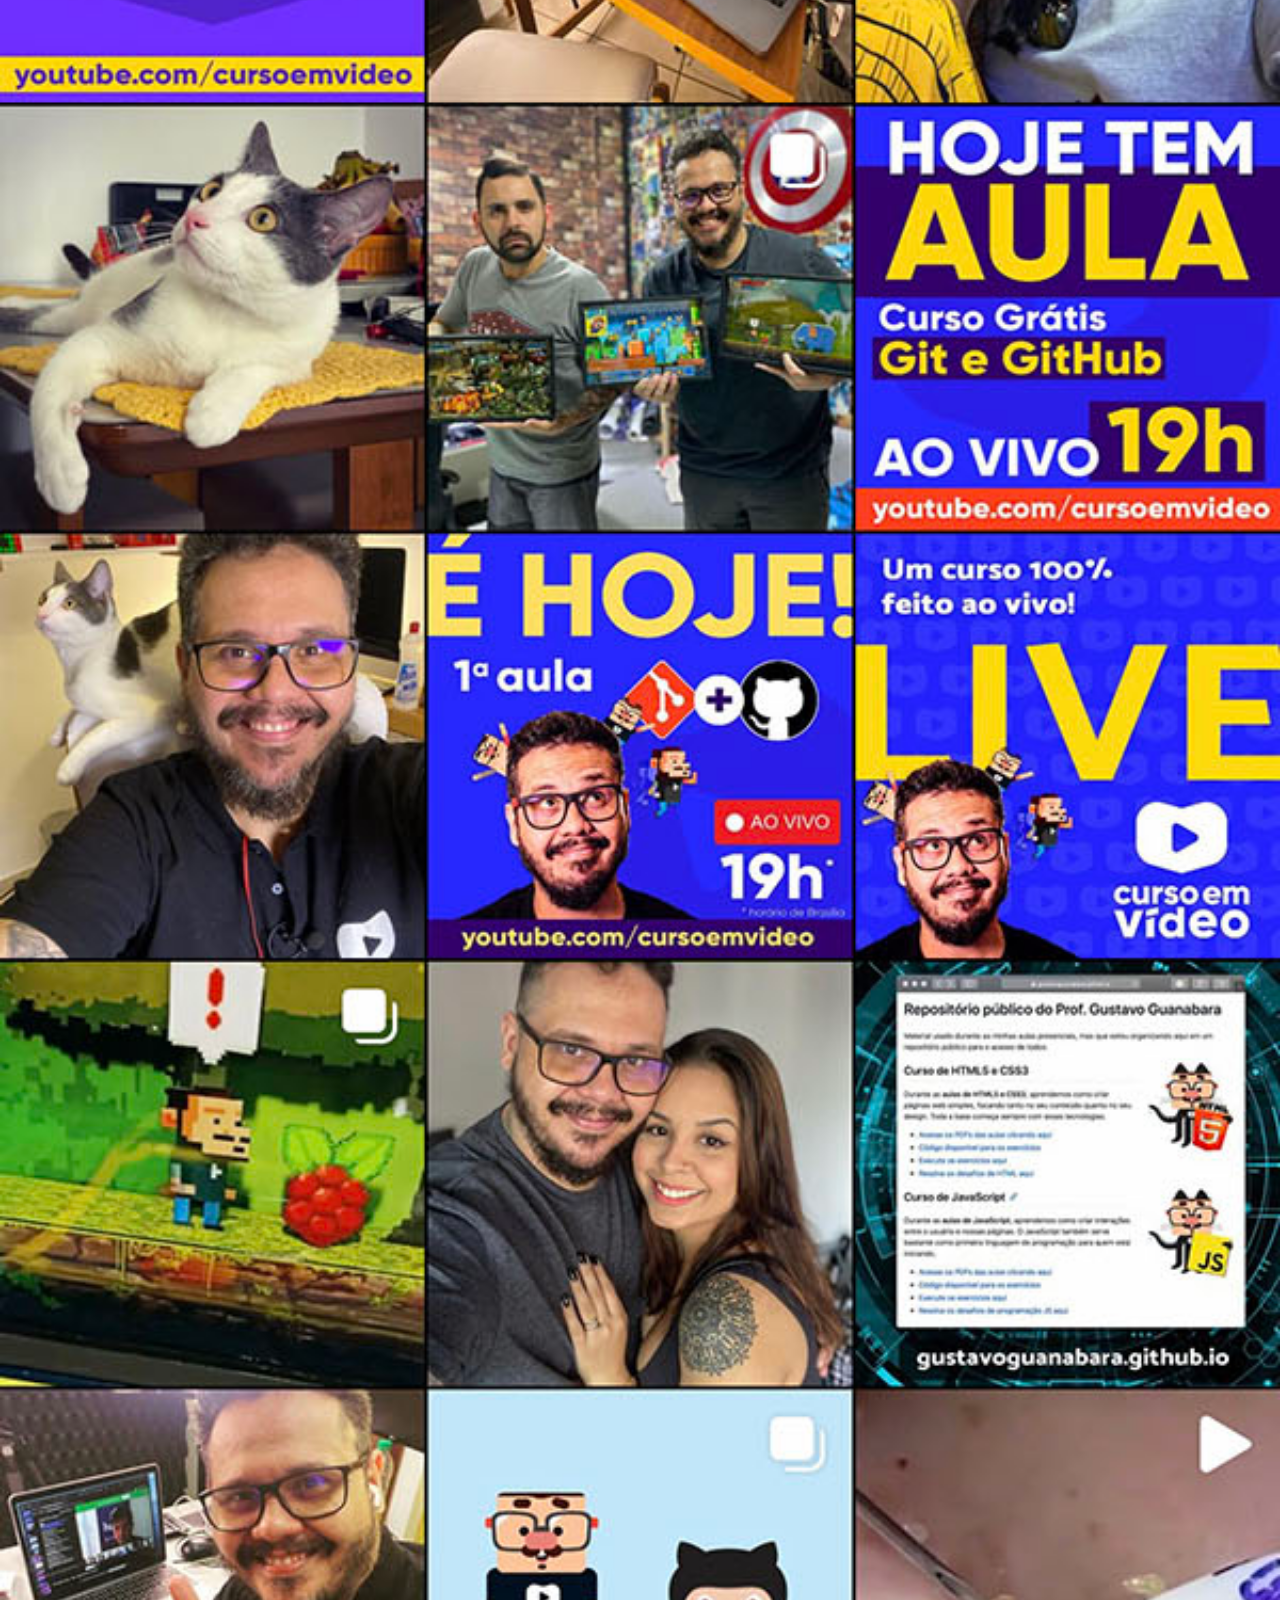
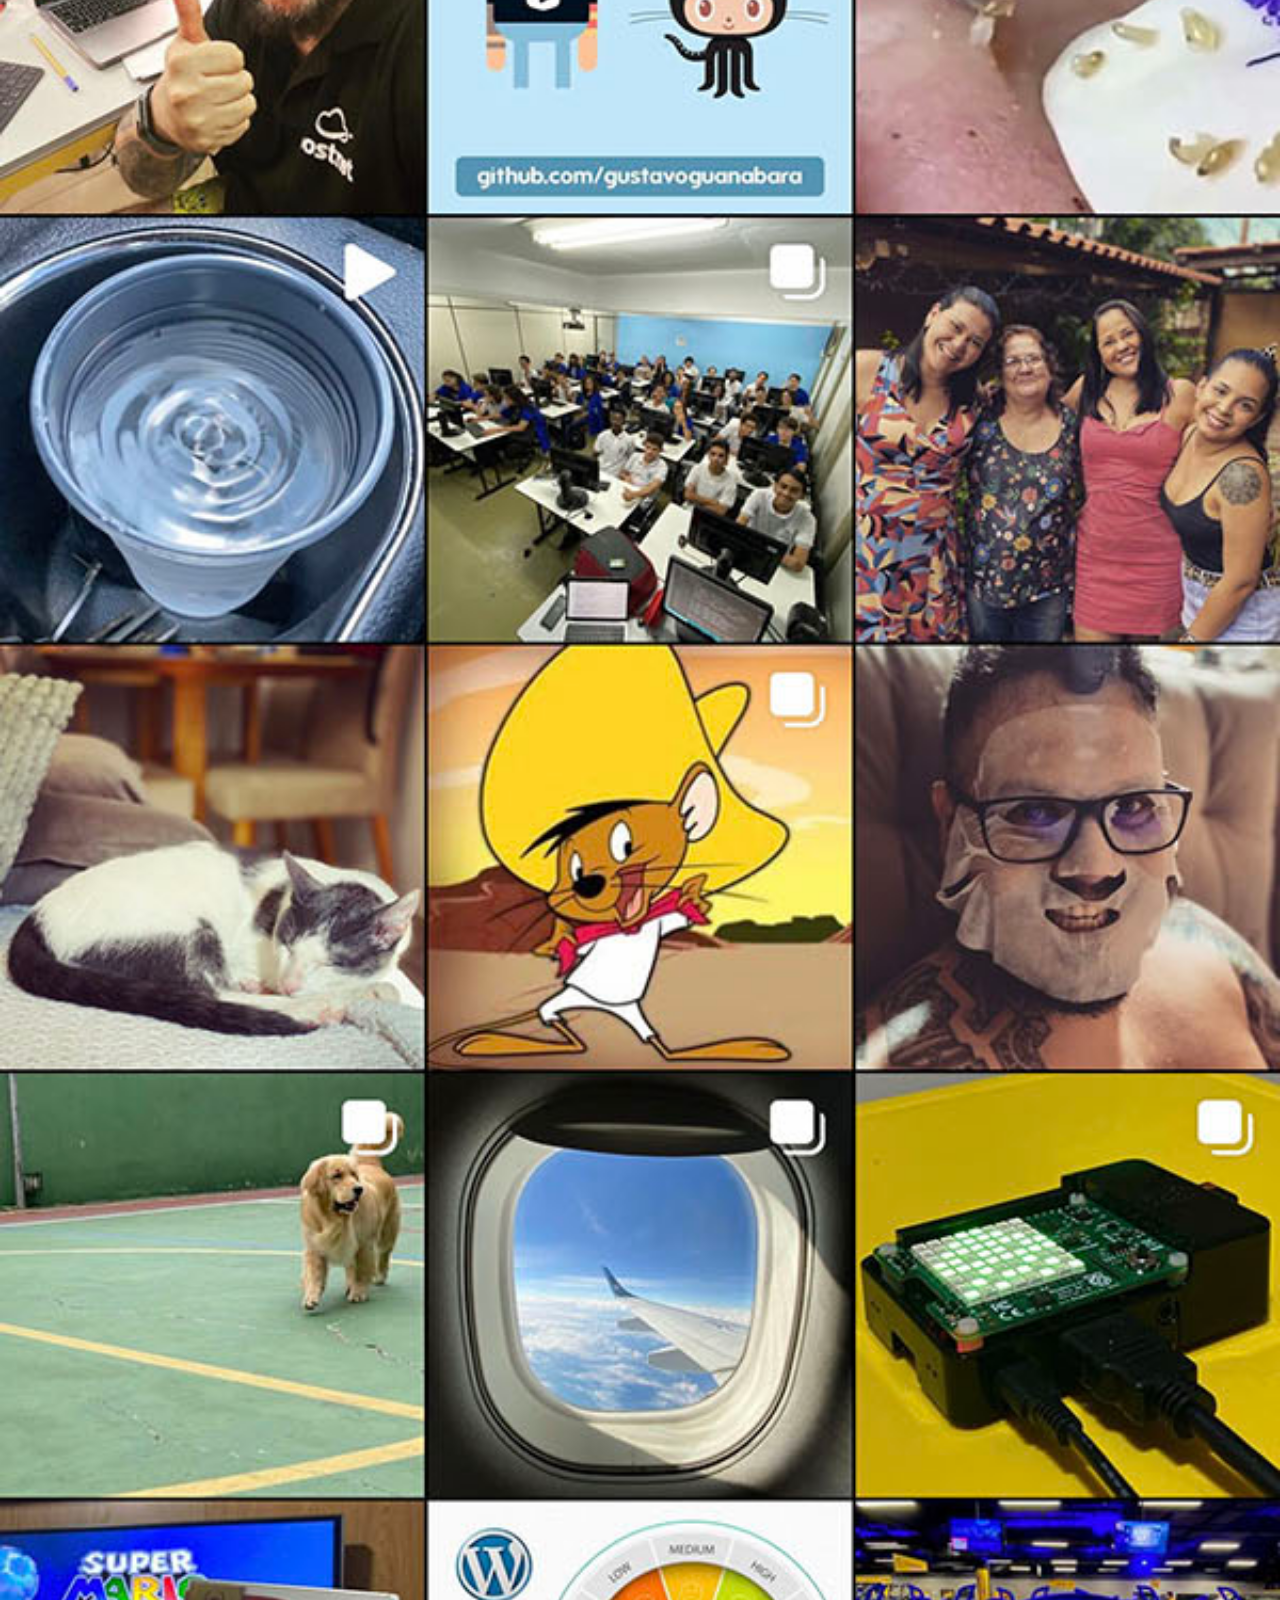
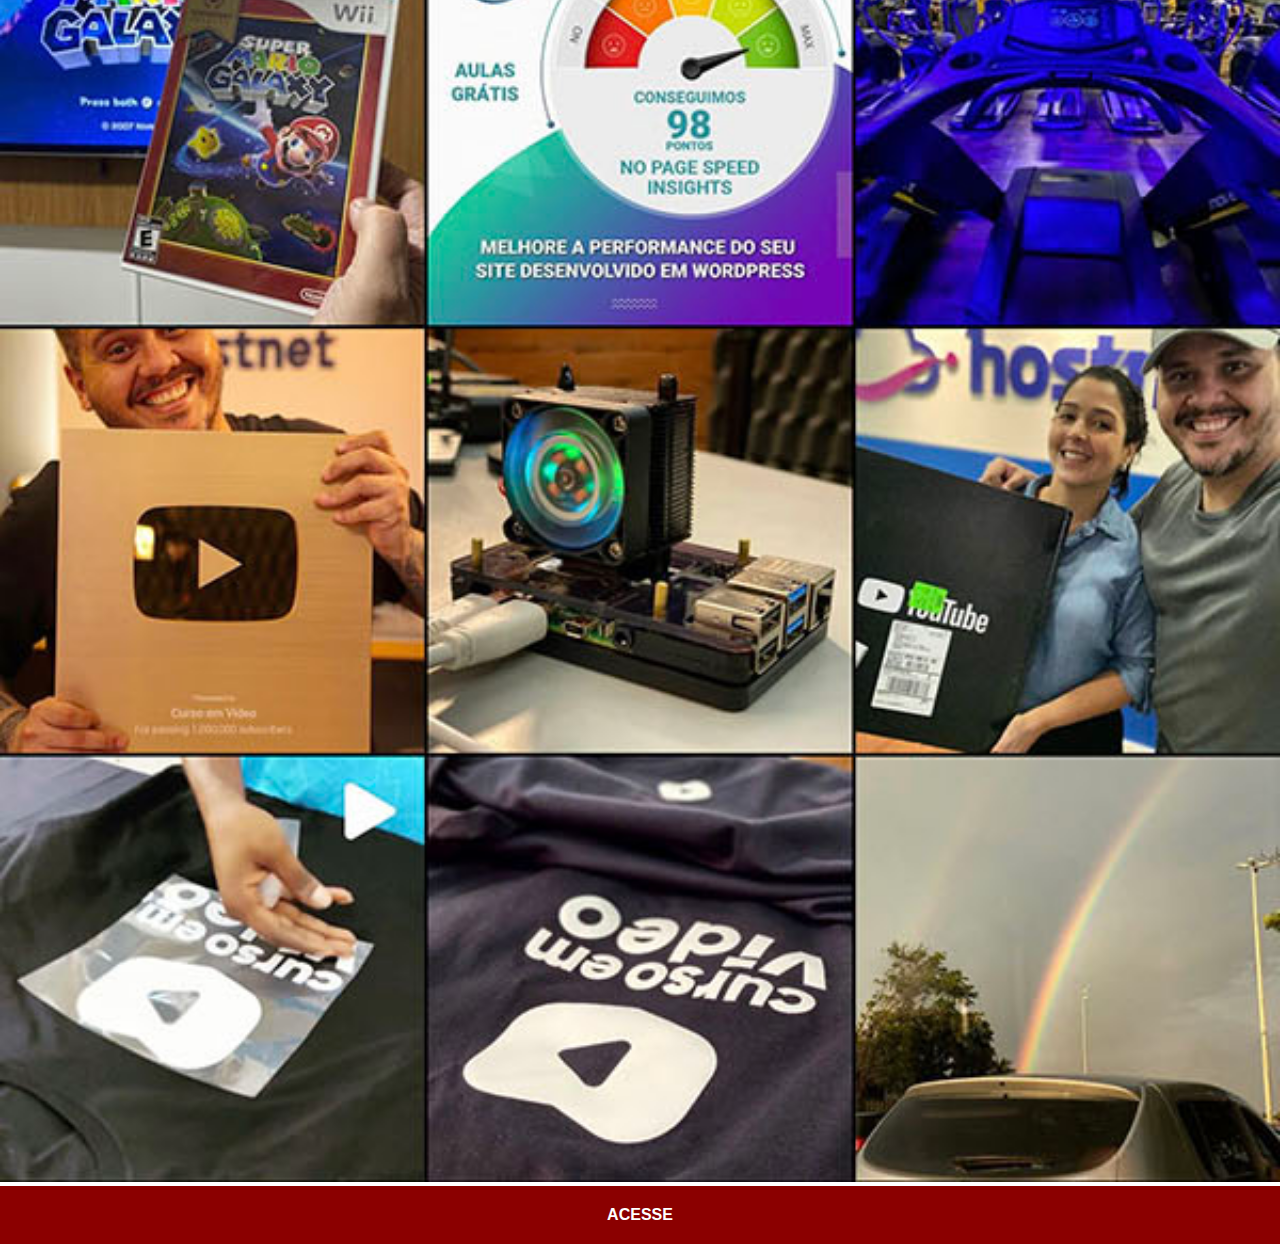
<file: instagram.html>
<!DOCTYPE html>
<html lang="pt-br">
<head>
    <meta charset="UTF-8">
    <meta name="viewport" content="width=device-width, initial-scale=1.0">
    <title>Instagram</title>
    <link rel="stylesheet" href="estilos/social.css">
</head>
<body>
    <img src="imagens/tela-instagram.jpg" alt="Instagram">
    <a href="https://www.instagram.com/gustavoguanabara/" target="blank">ACESSE</a>
</body>
</html>
</file>
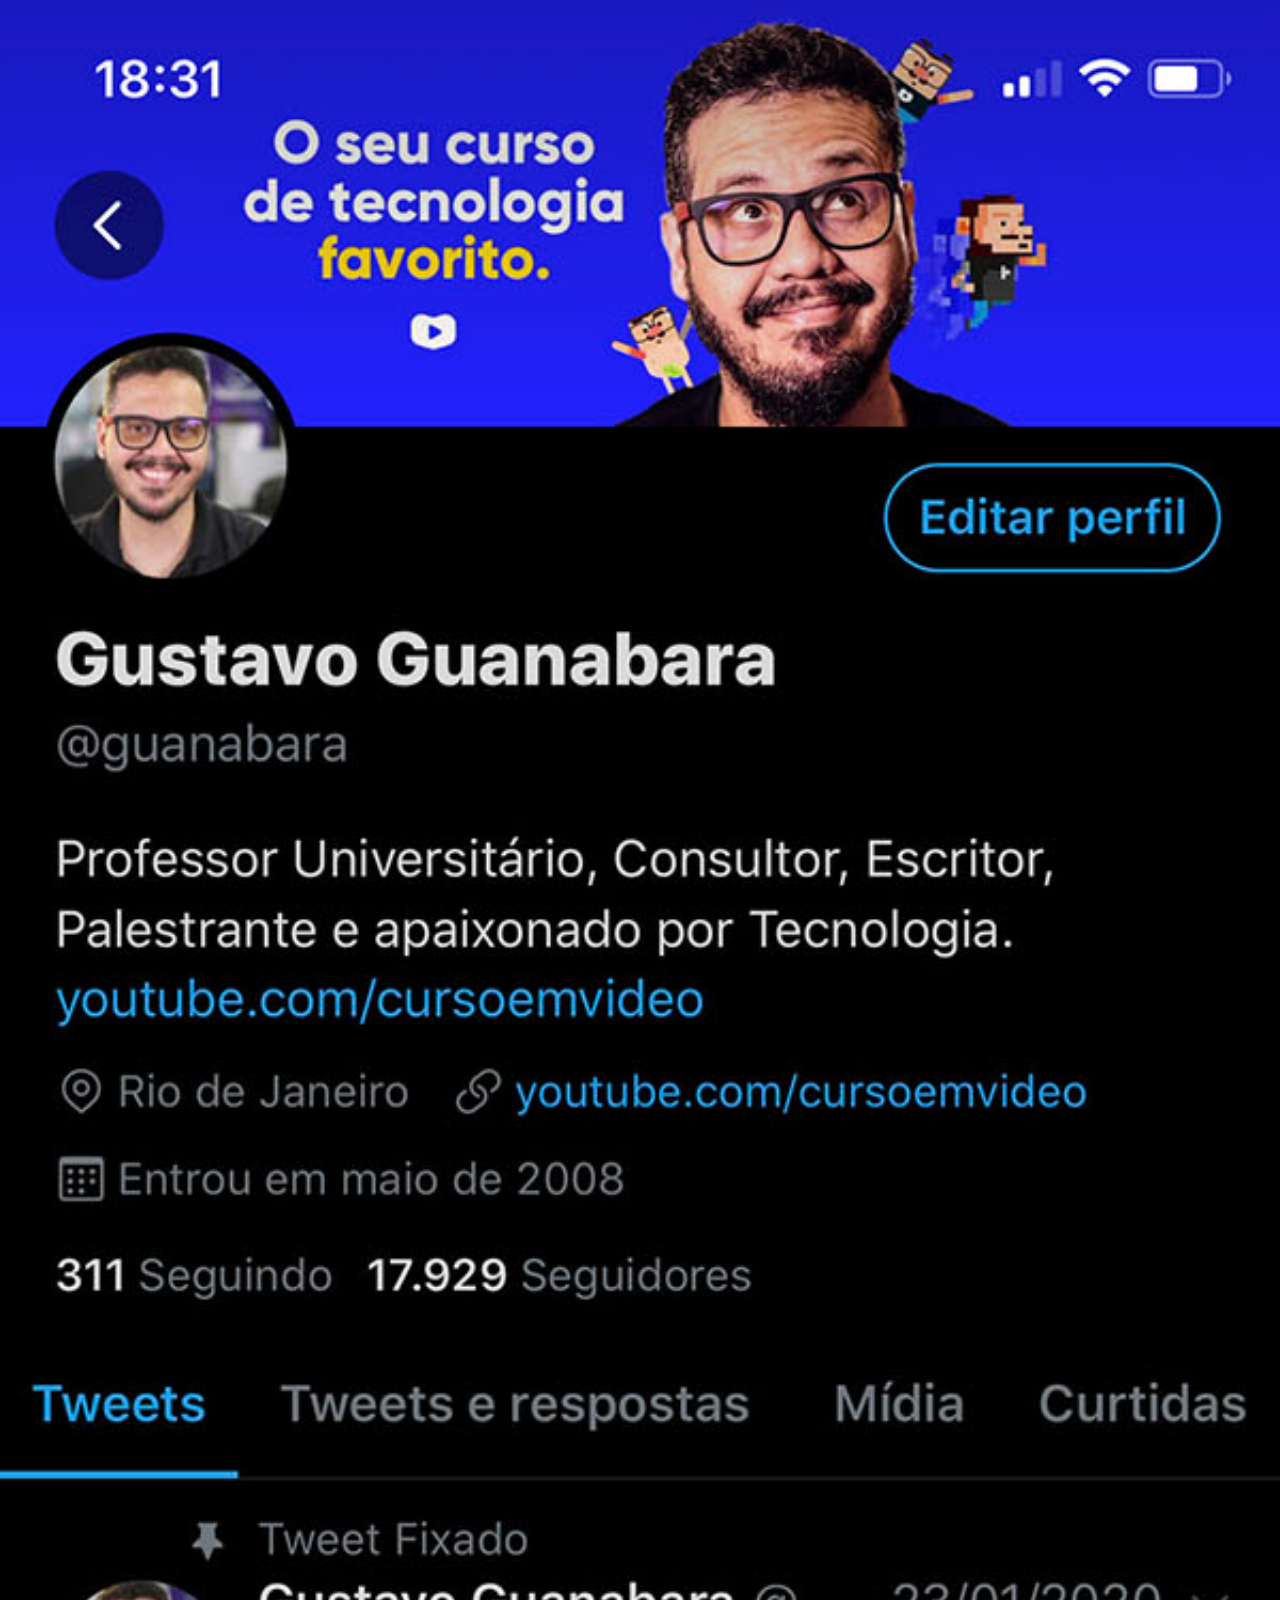
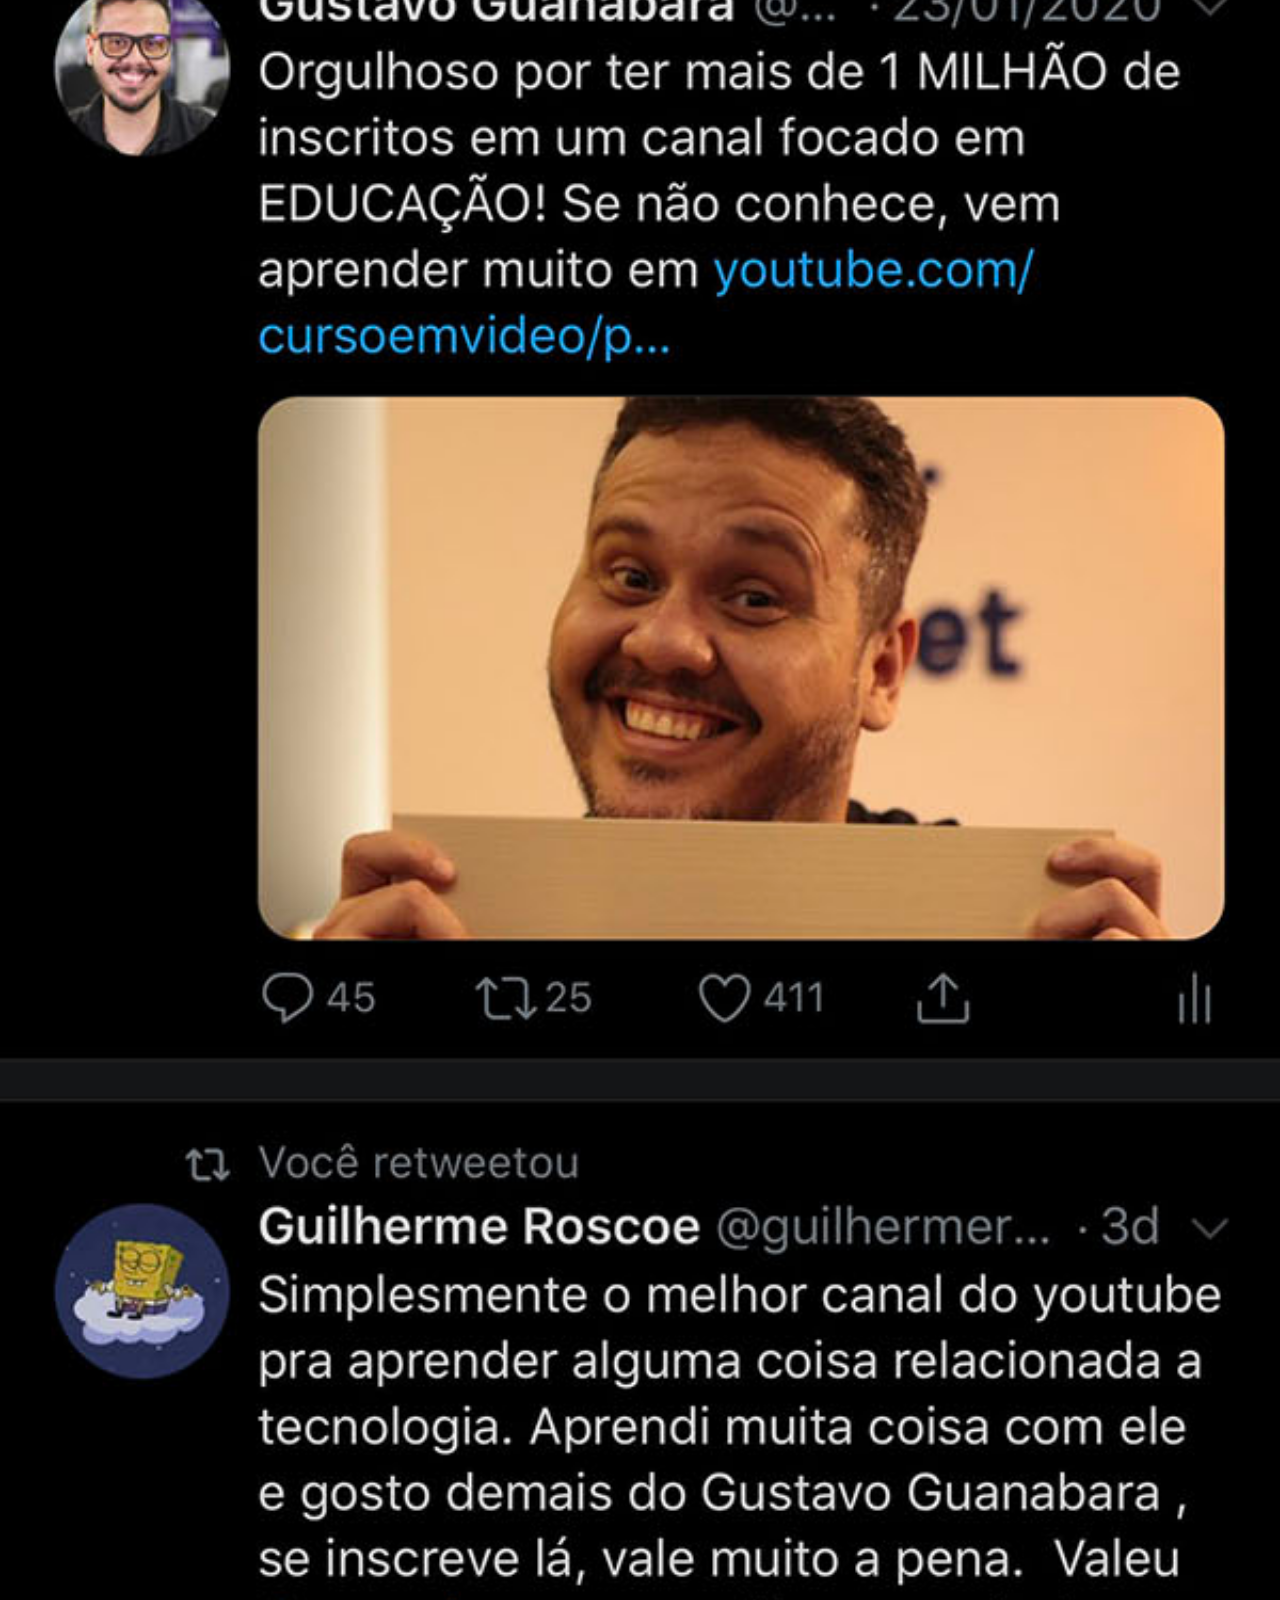
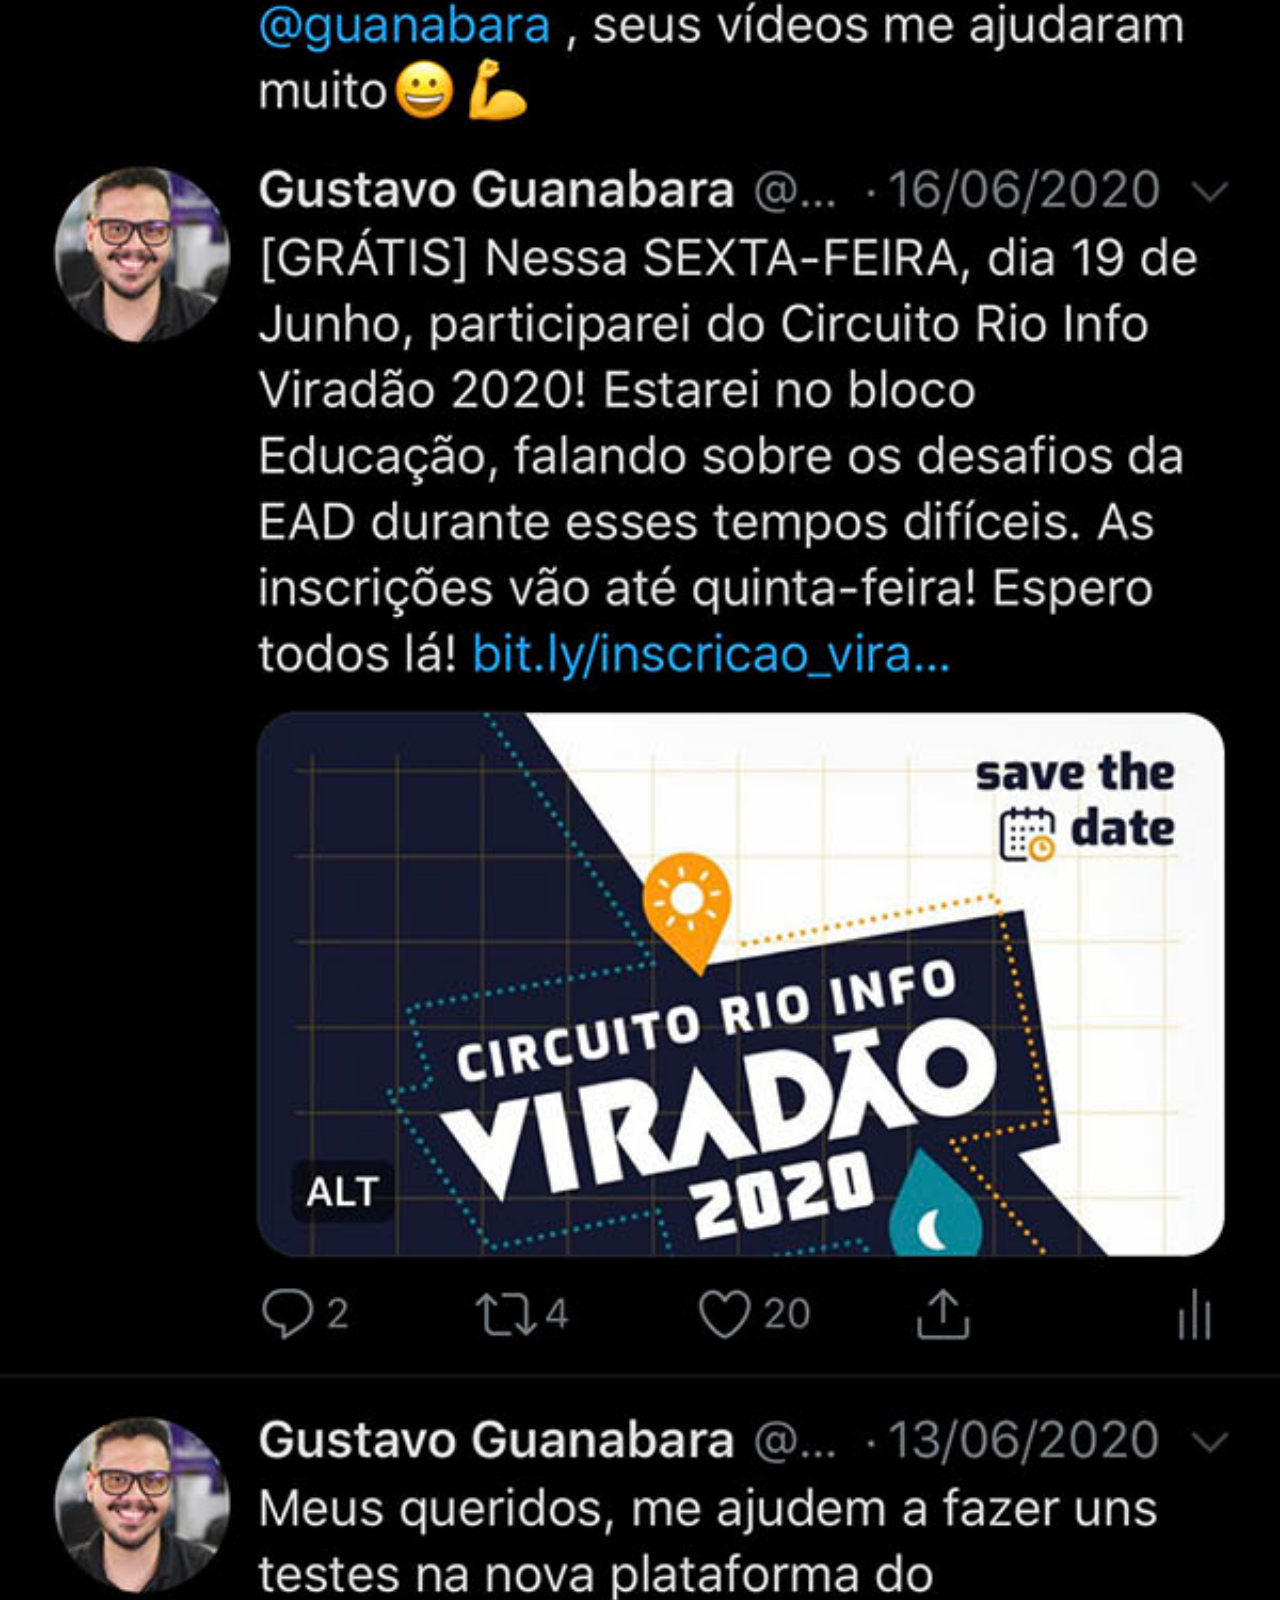
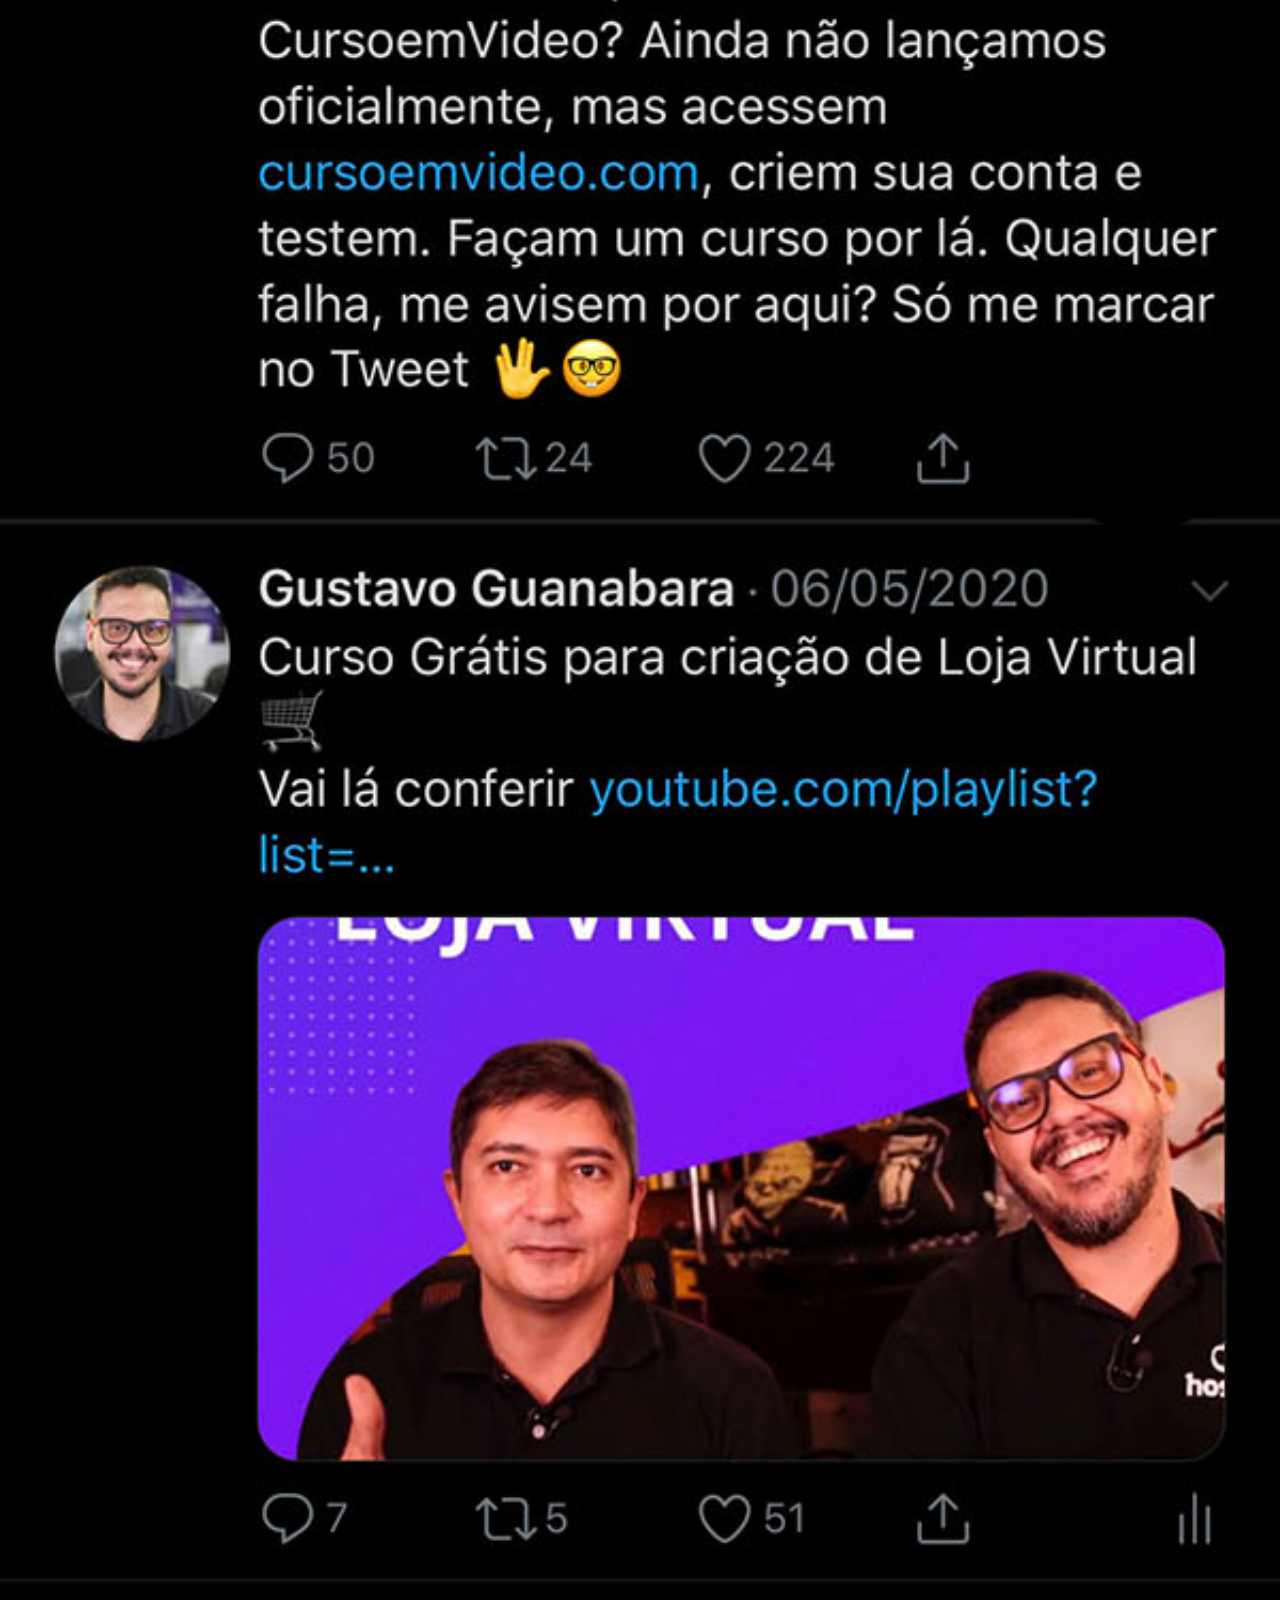
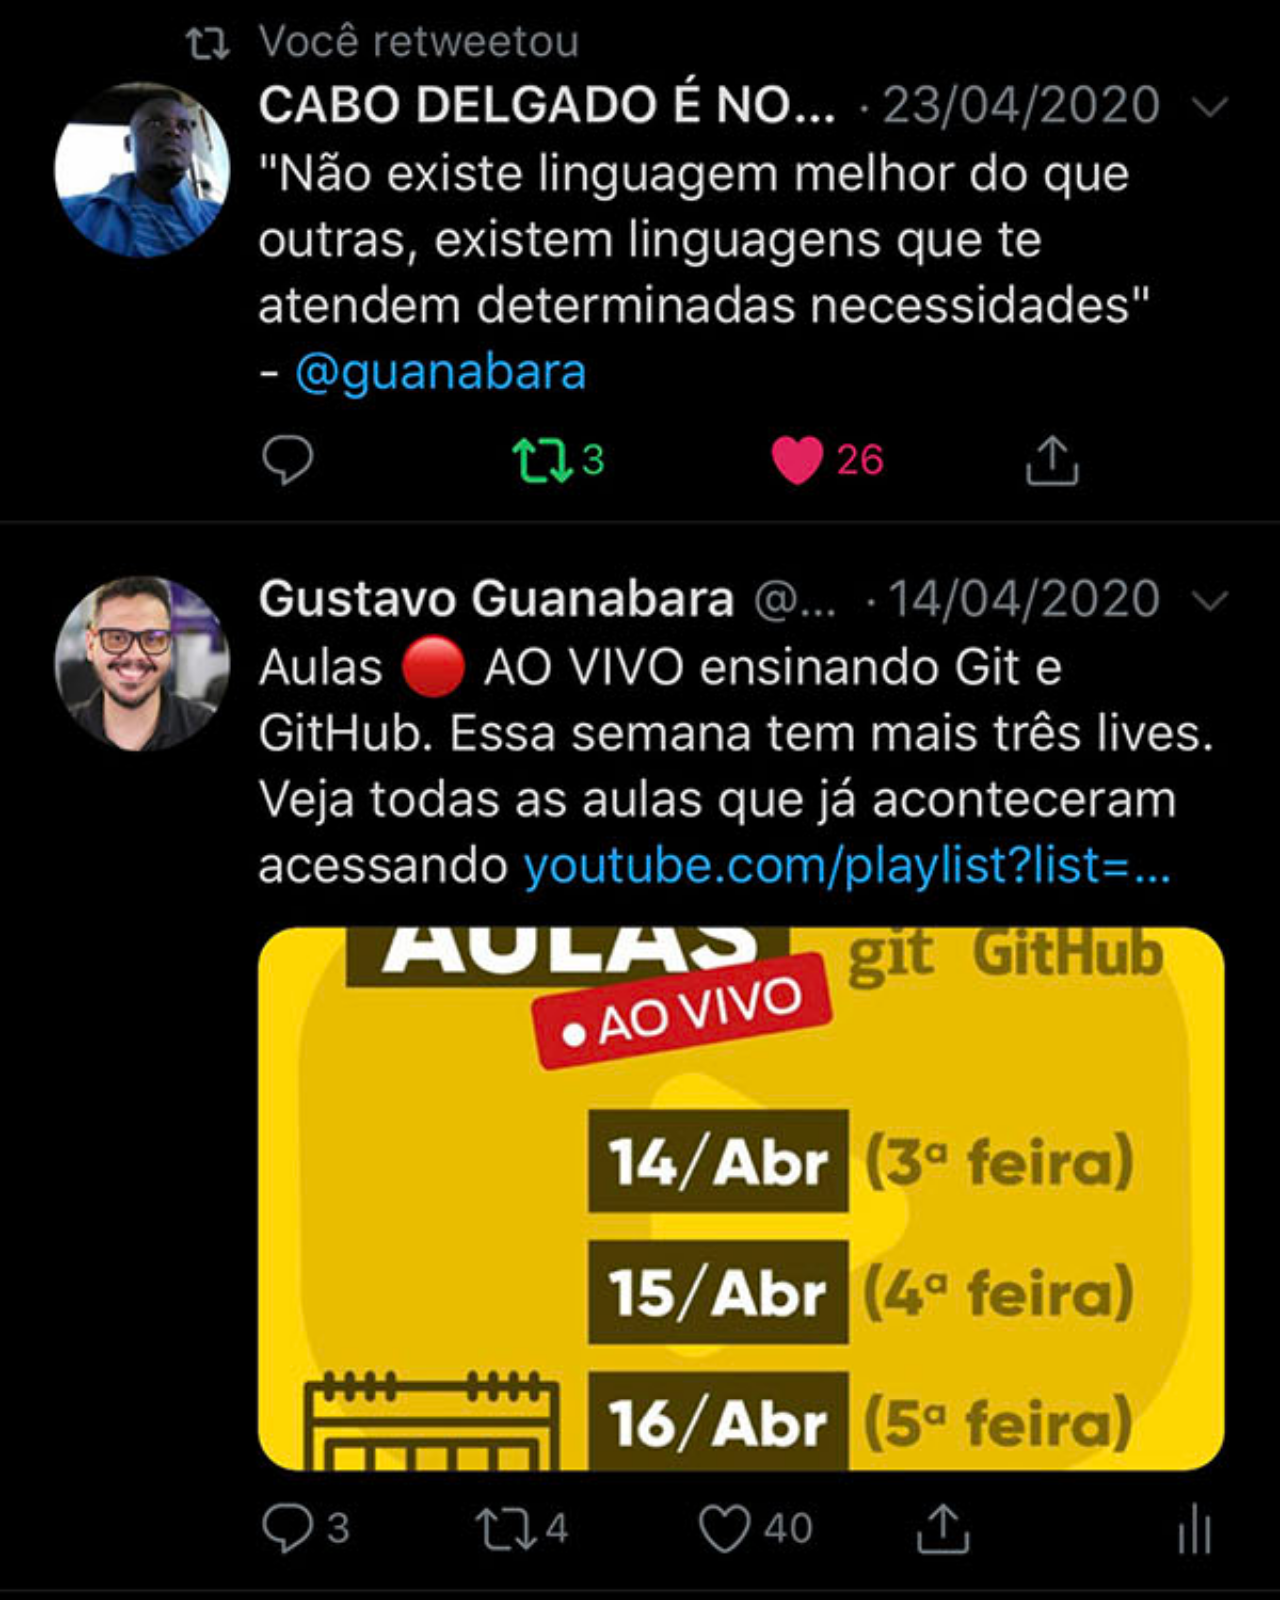
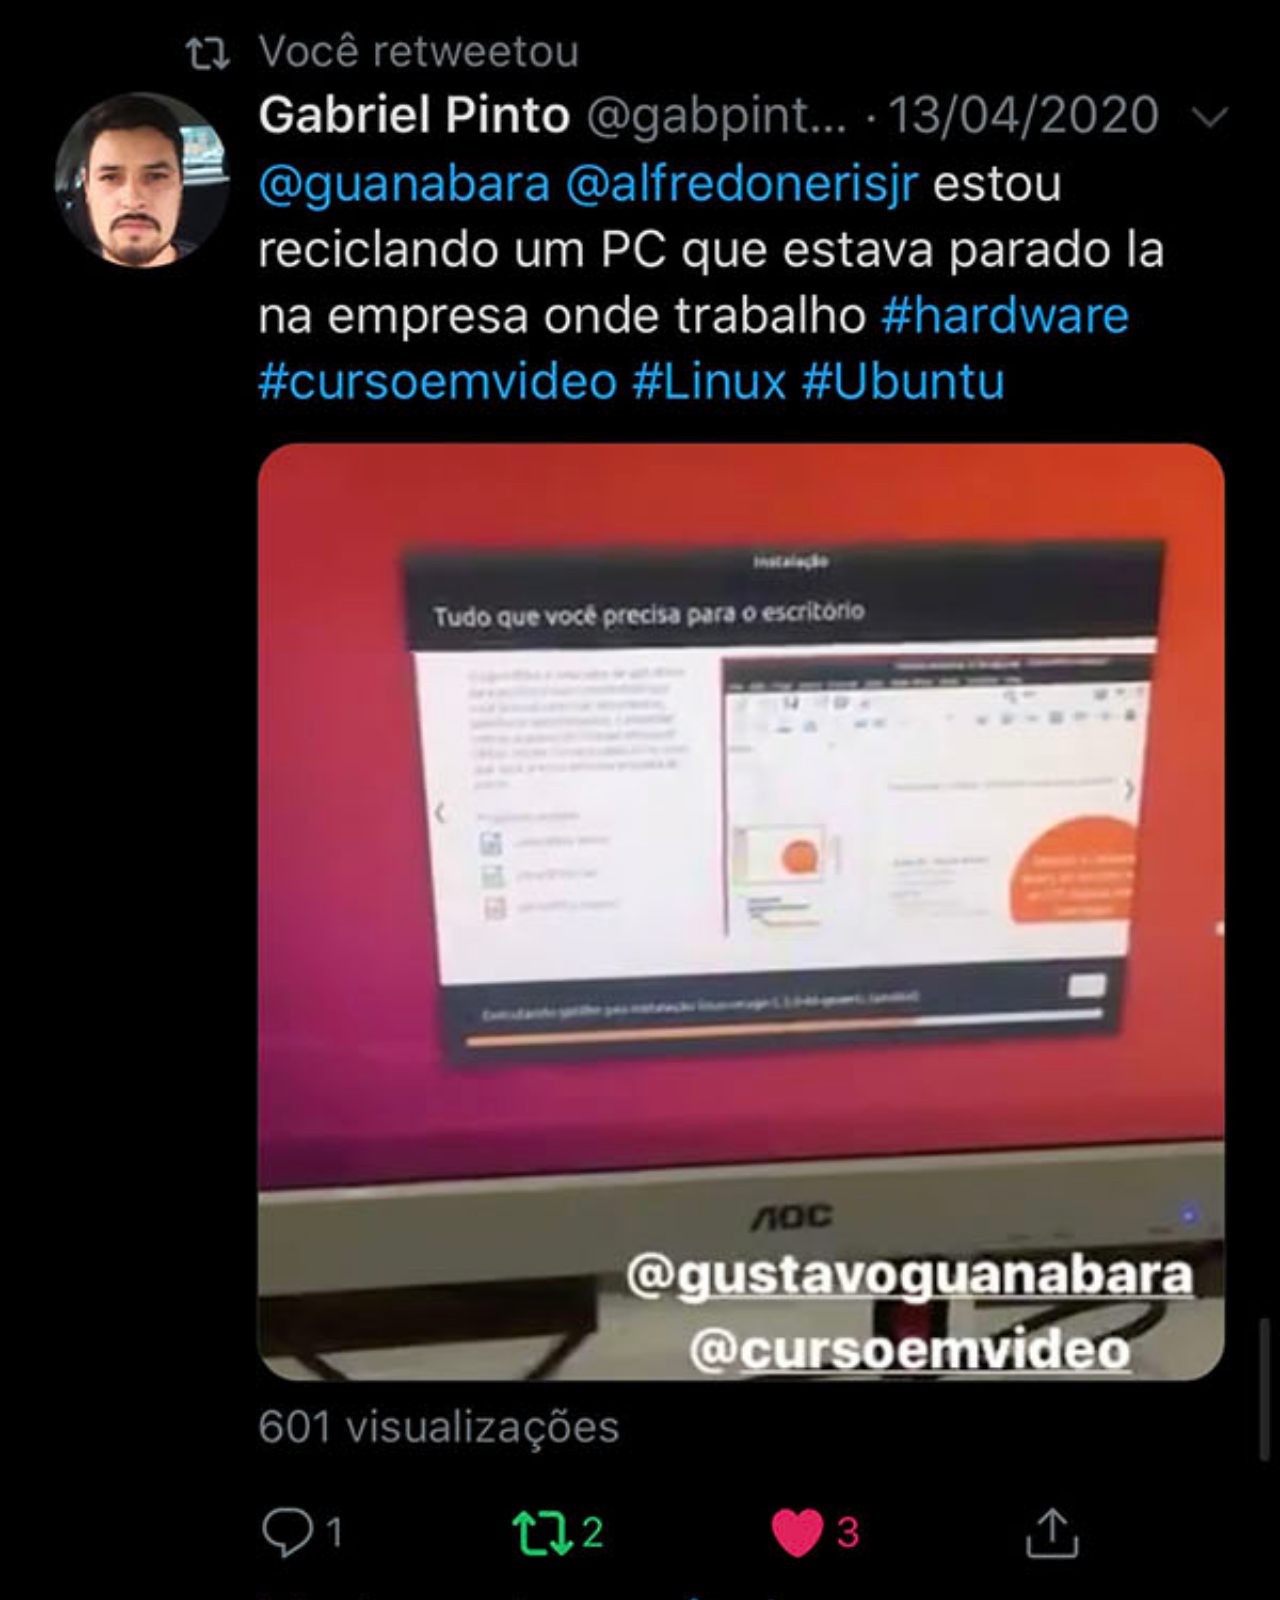
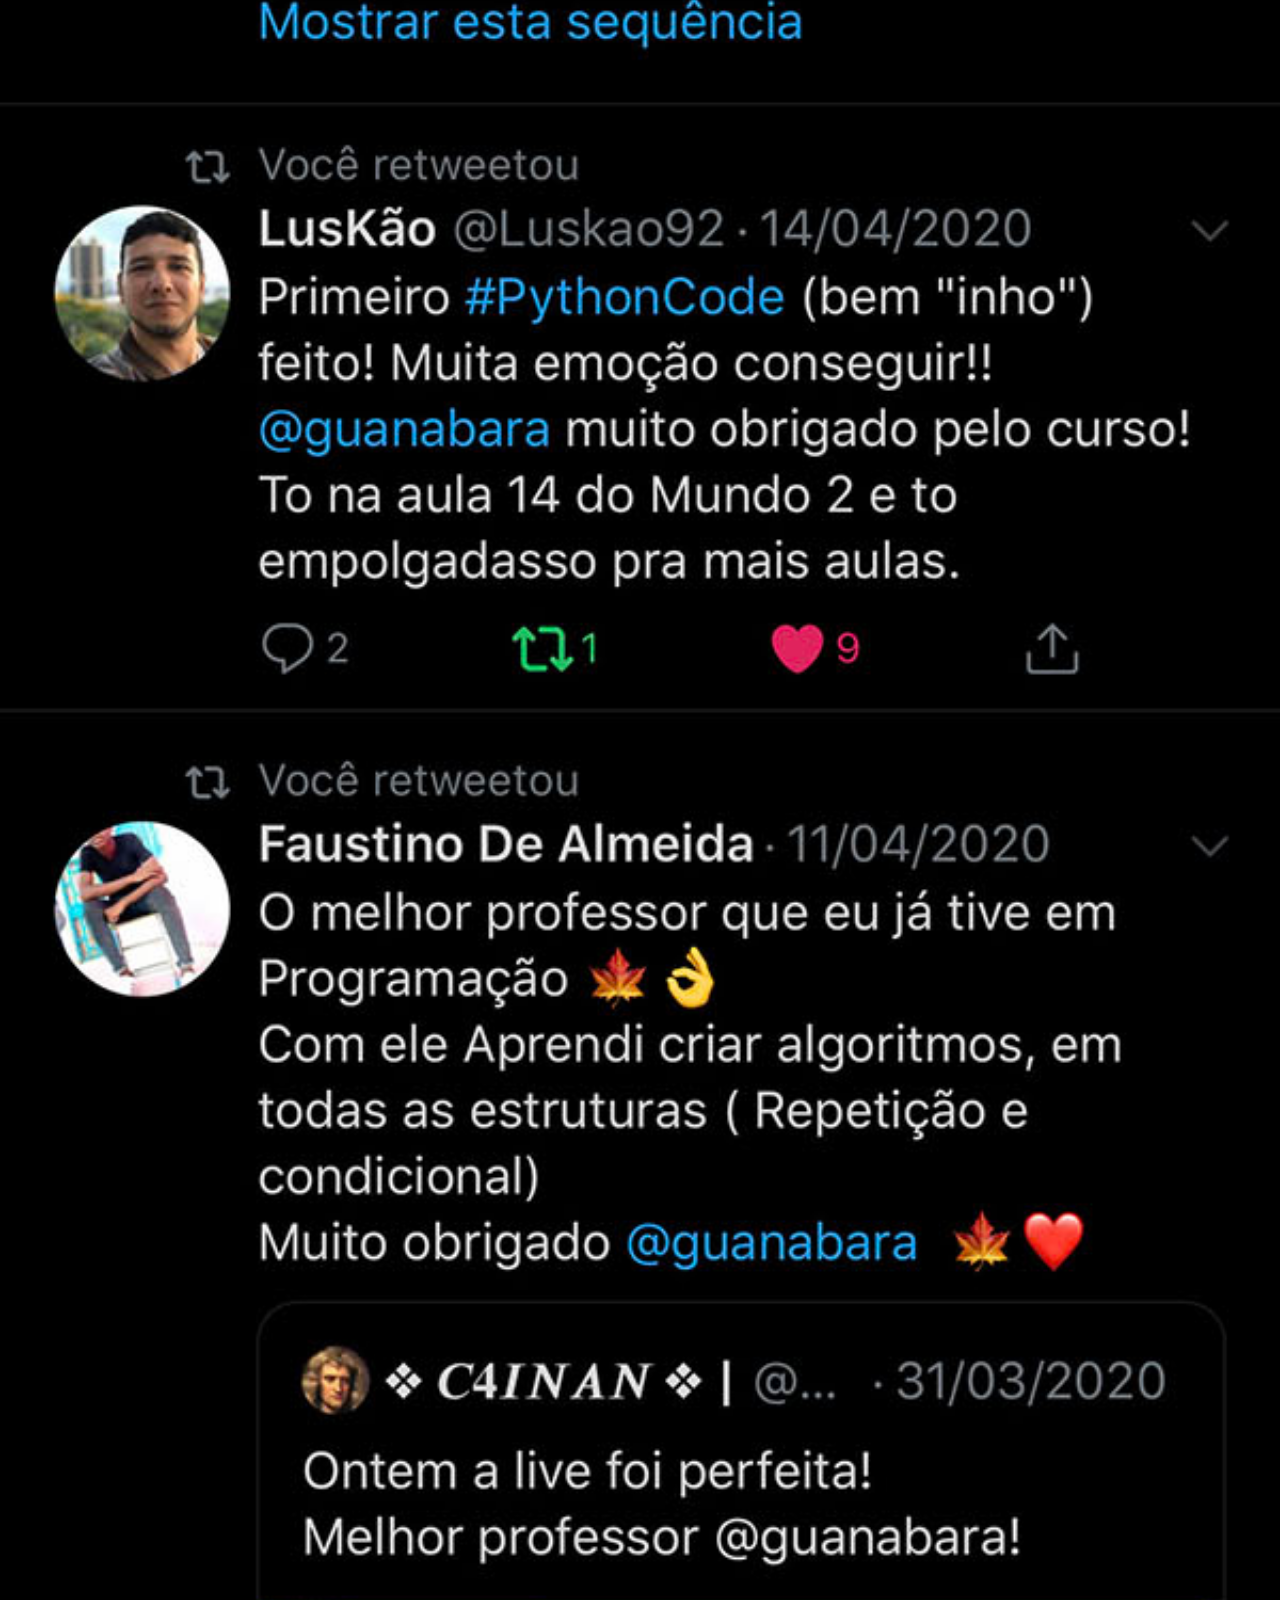
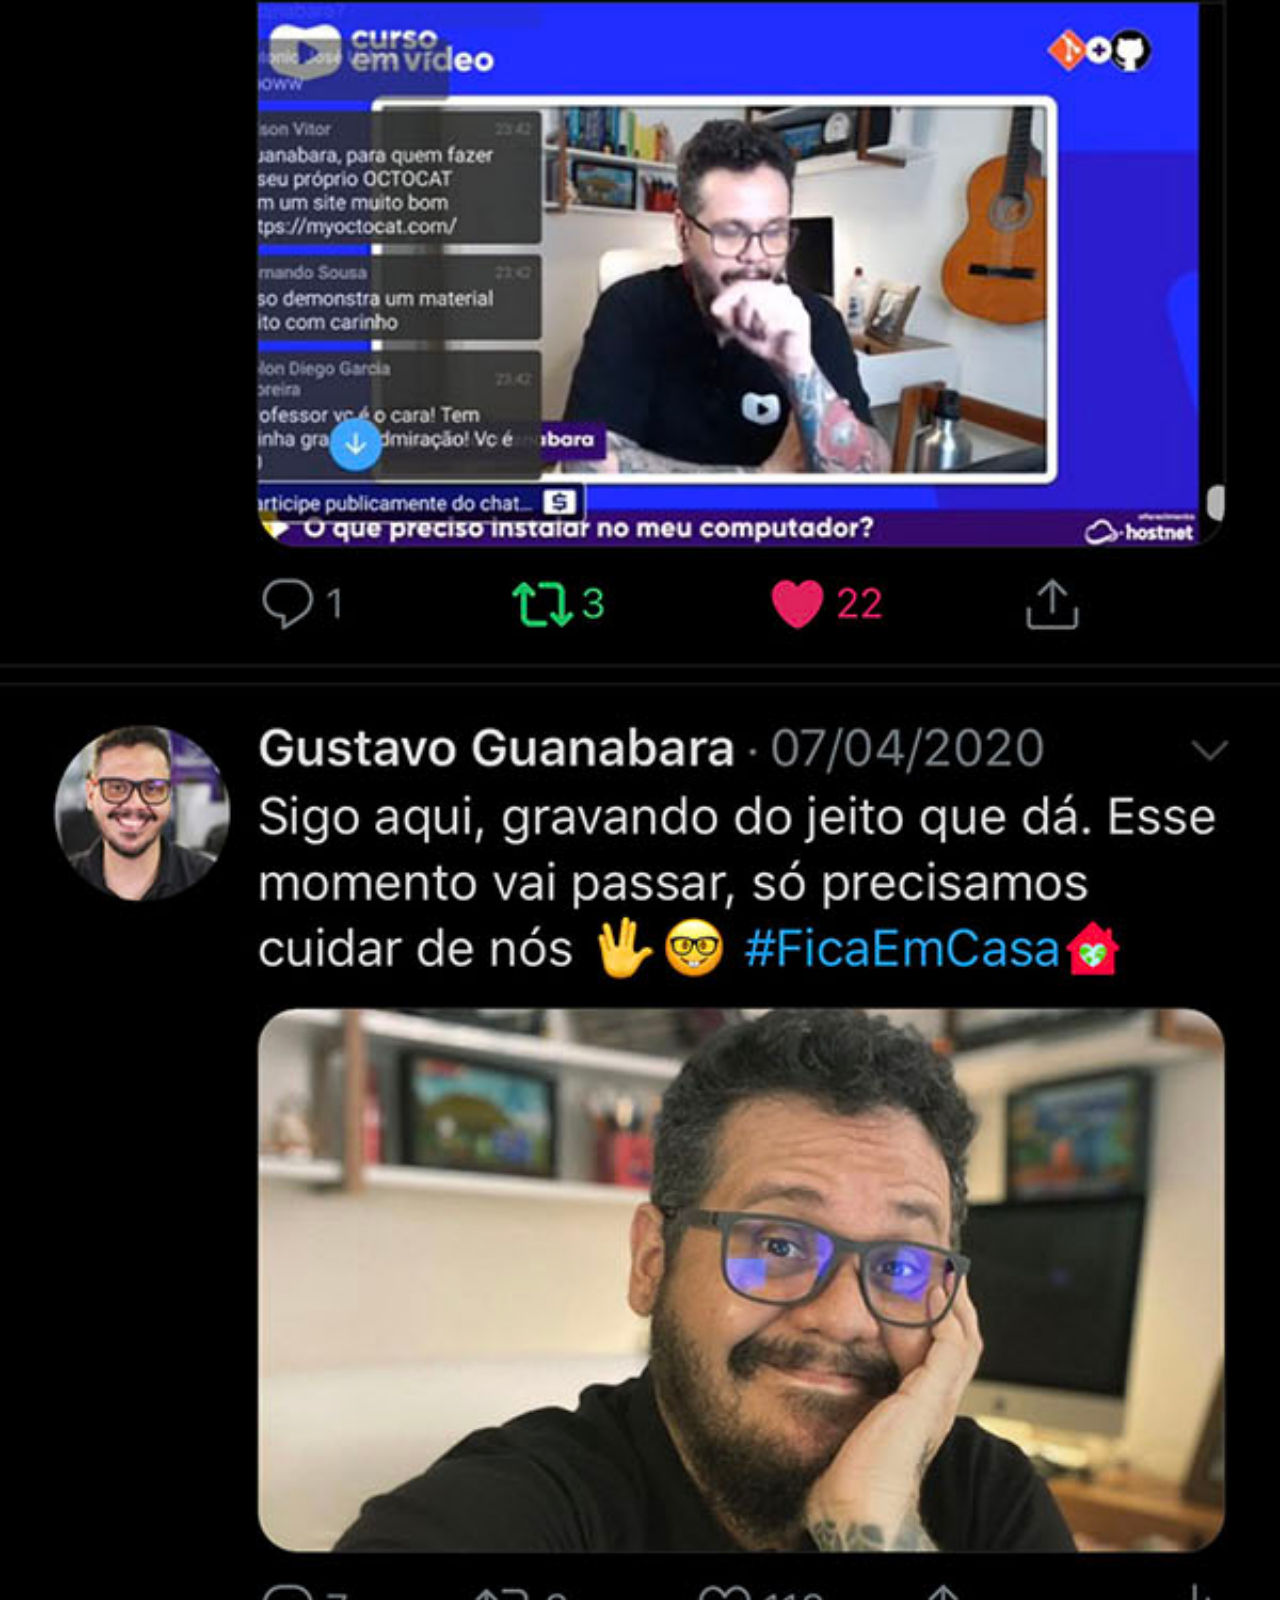
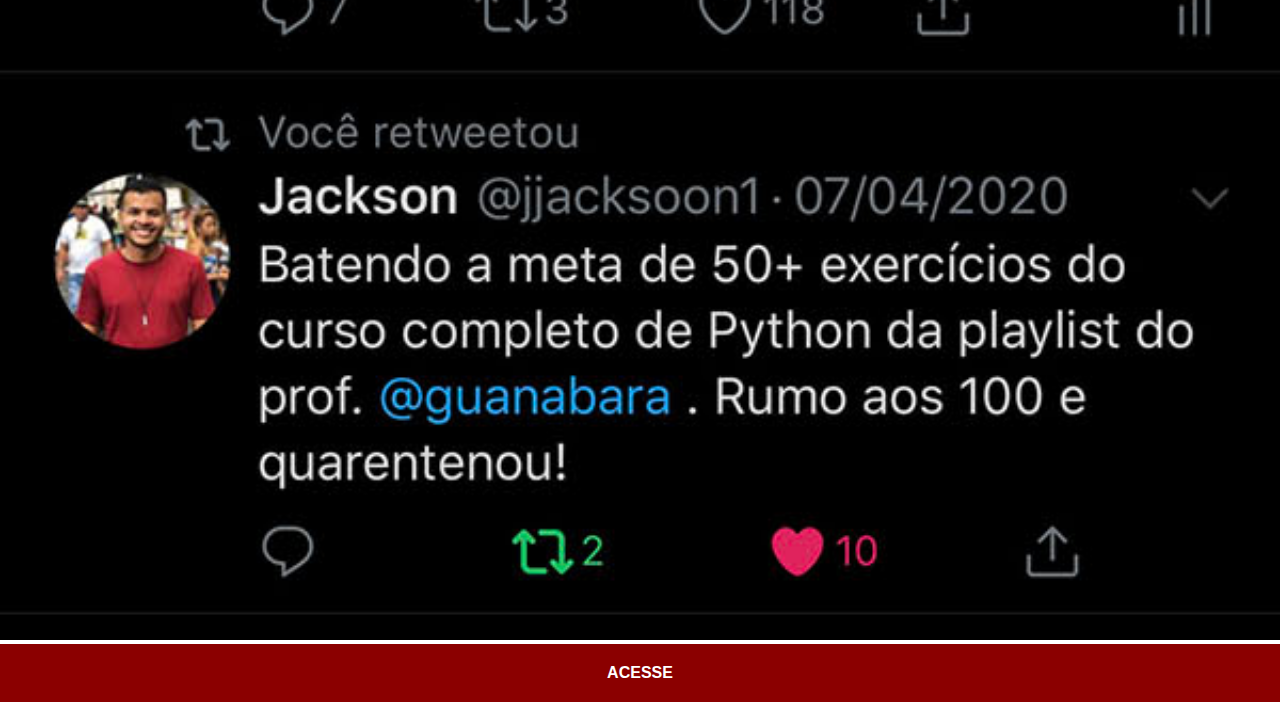
<file: x.html>
<!DOCTYPE html>
<html lang="pt-br">
<head>
    <meta charset="UTF-8">
    <meta name="viewport" content="width=device-width, initial-scale=1.0">
    <title>Instagram</title>
    <link rel="stylesheet" href="estilos/social.css">
</head>
<body>
    <img src="imagens/tela-twitter.jpg" alt="twitter">
    <a href=" https://x.com/guanabara" target="blank">ACESSE</a>
</body>
</html>
</file>
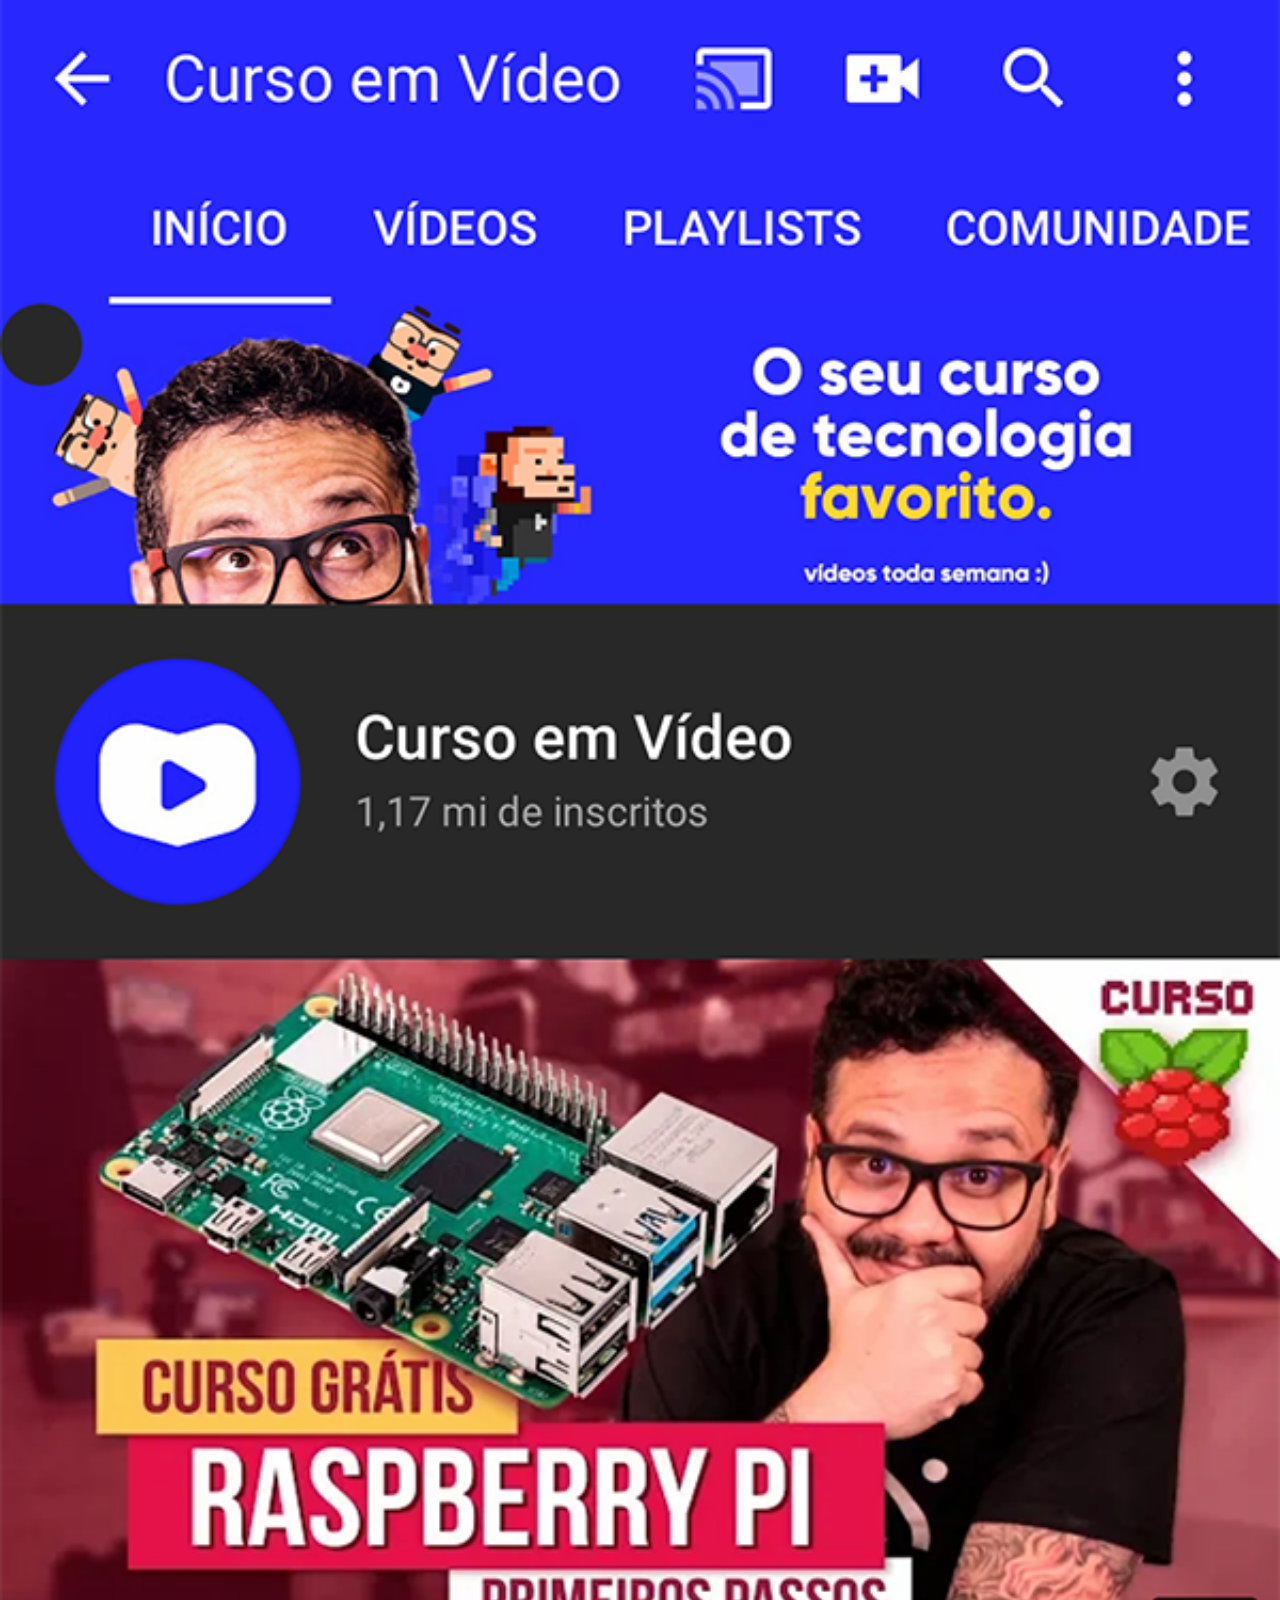
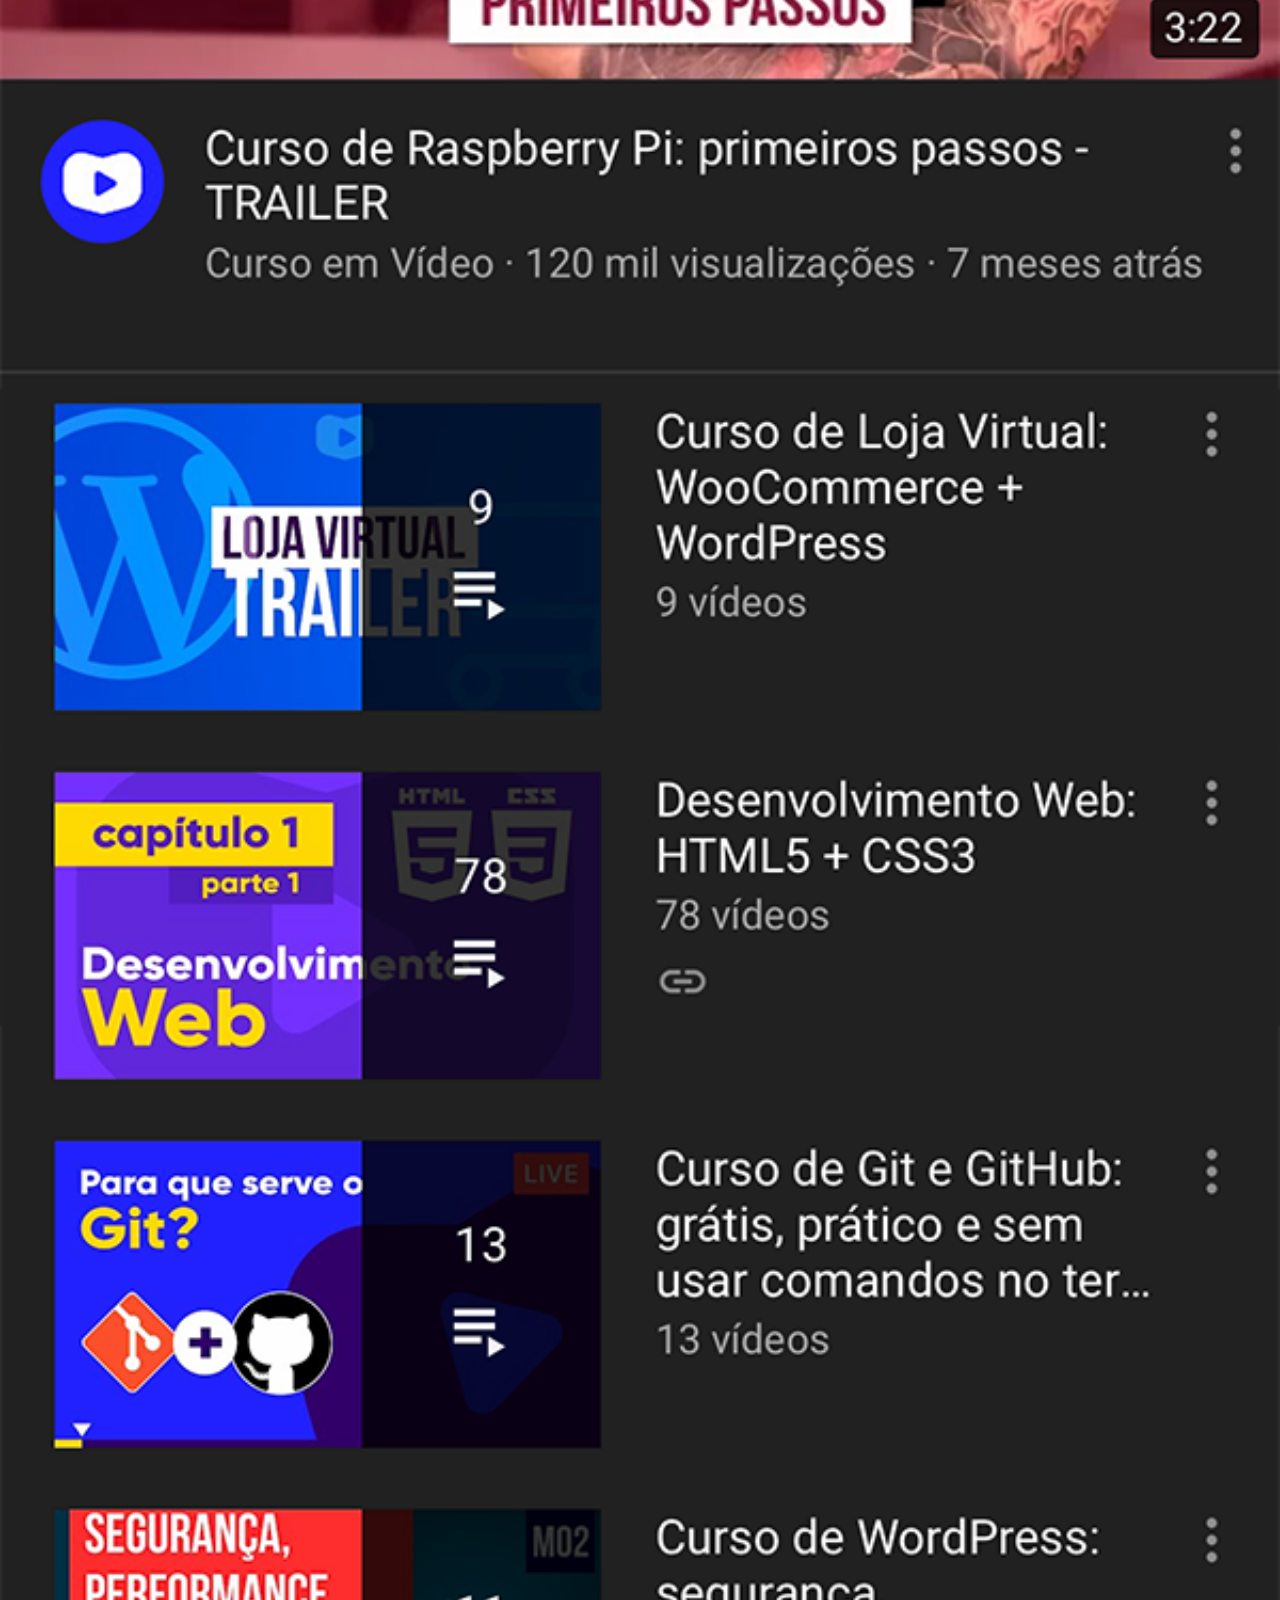
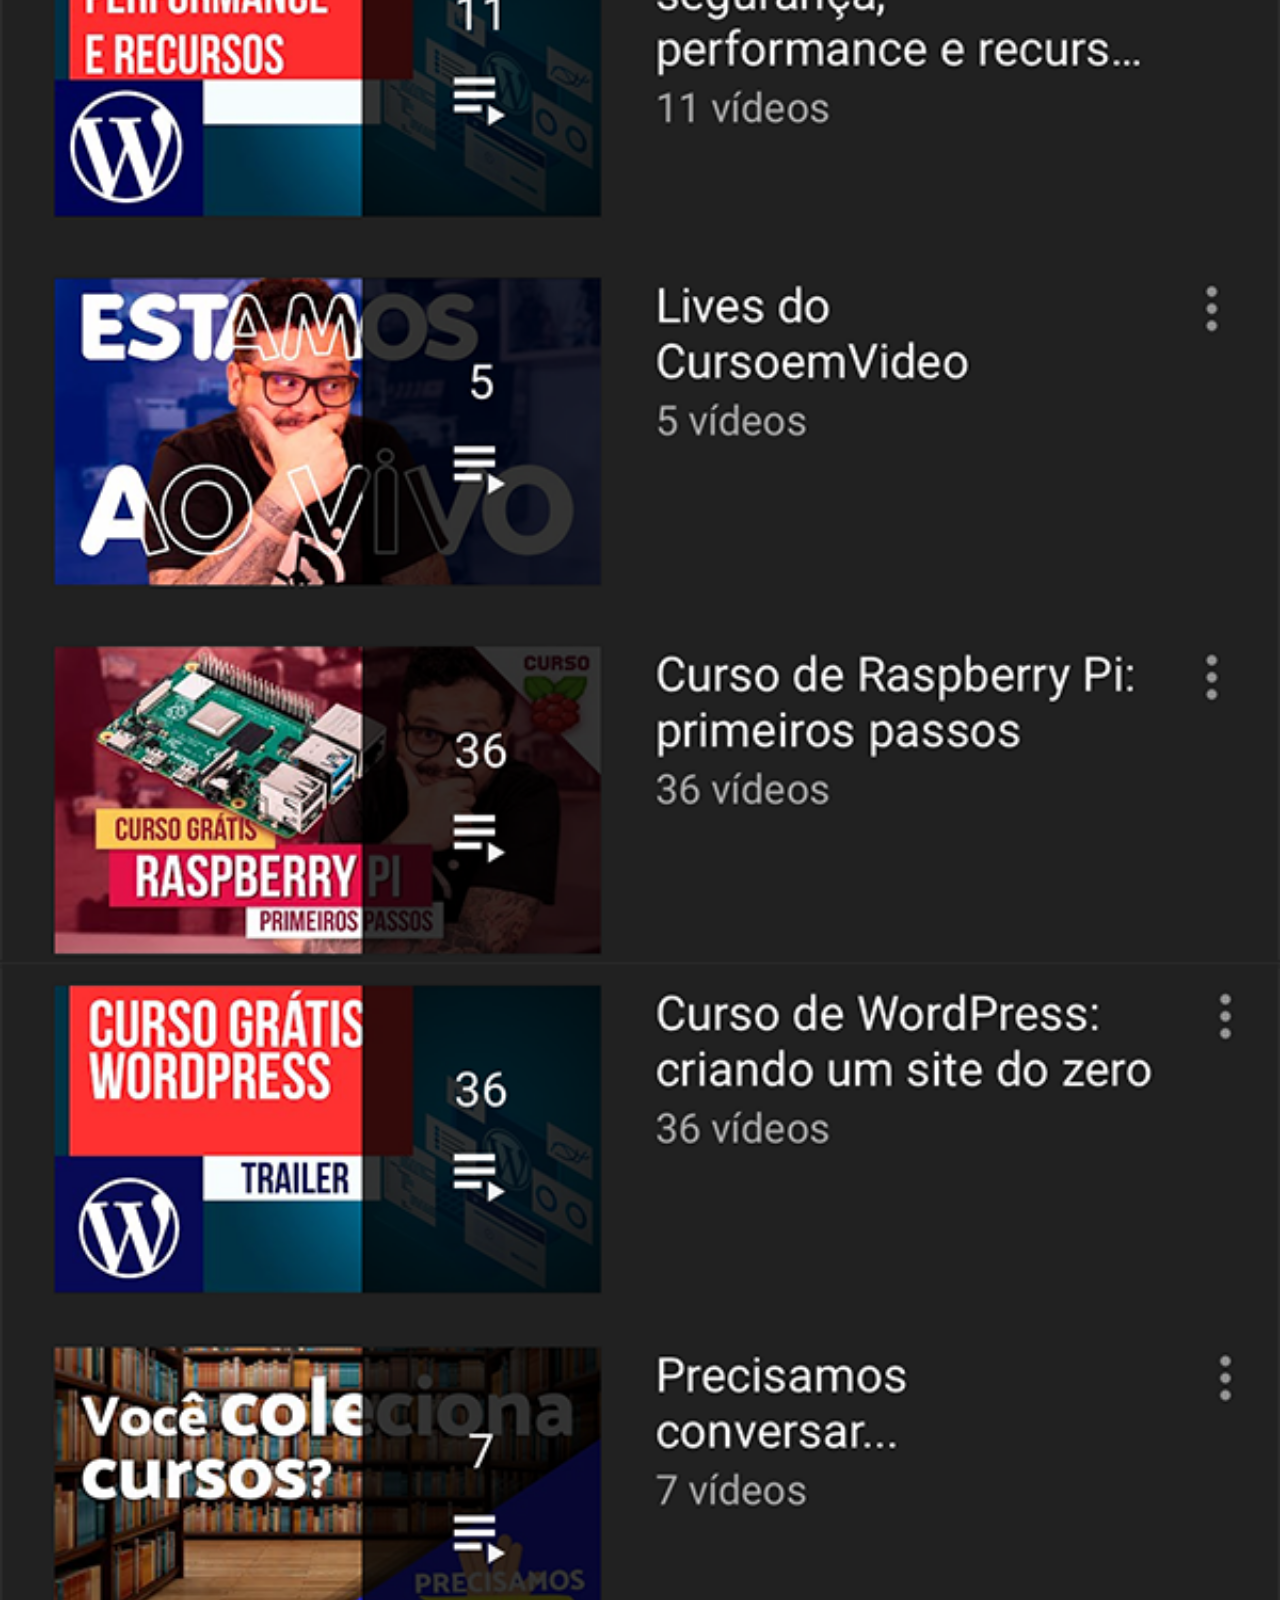
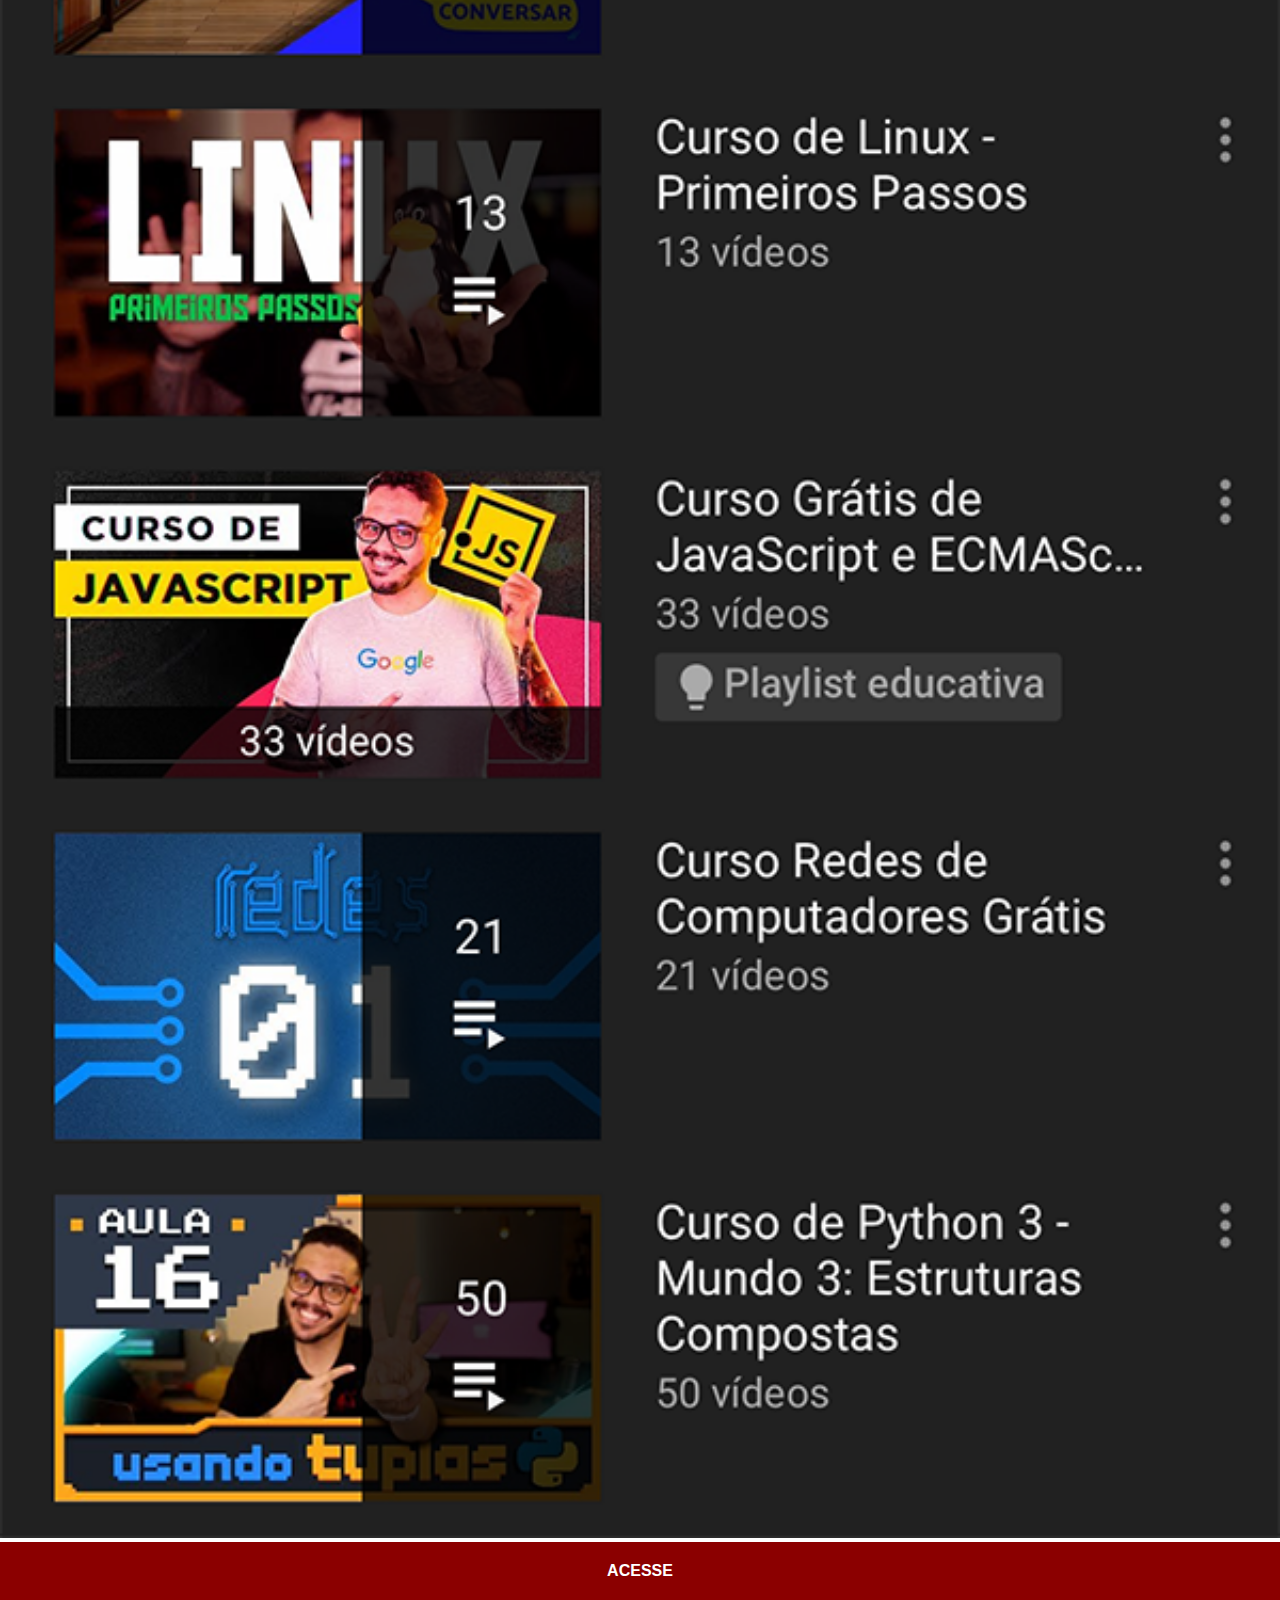
<file: youtube.html>
<!DOCTYPE html>
<html lang="pt-br">
<head>
    <meta charset="UTF-8">
    <meta name="viewport" content="width=device-width, initial-scale=1.0">
    <title>Youtube</title>
 <link rel="stylesheet" href="estilos/social.css">
</head>
<body>
    <img src="imagens/tela-youtube.png" alt="Youtube">
    <a href="https://www.youtube.com/user/cursoemvideo/playlists" target="_blank">ACESSE</a>
</body>
</html>
</file>
<file: style.css>
*{
    margin: 0;
    padding: 0;
    font-family: 'Franklin Gothic Medium', 'Arial Narrow', Arial, sans-serif;
}

html, body{
    height: 100vh;
    width: 100vw;
    background-color: black;
}

body{
    background: url('imagens/fundo-madeira.jpg') no-repeat top center;
    background-size:cover;

}

main{
    height: 100vh;
    position: relative;
    /*
position: relative mantém o elemento no fluxo normal da página,
mas permite ajustar sua posição usando top, right, bottom e left.

Também serve como referência para elementos filhos
com position: absolute.
*/

}

section#telefone{
    position: absolute;
    top: 50%;
    left: 50%;
    transform: translate(-50%, -50%);
    /*
transform: translate() move o elemento visualmente
sem alterar seu espaço original no layout.

É muito usado para centralização e animações,
pois não quebra o fluxo da página.
*/
    height: 627px;
    width: 311px;
  
    background:  url(imagens/frame-iphone.png) no-repeat
}

iframe#tela{
    position: relative;
    top: 80px;
    left: 22px;
    height: 470px;
    width: 267px;

}


/*caso vc queira do outro lado

section#redes-sociais{
    text-align: right;

*/

section#redes-sociais img{
    width: 50px;
    margin: 10px;
    border-radius: 50%;
    box-shadow: 2px 2px 5px black;
    box-sizing: border-box;
    
}


section#redes-sociais img:hover{
    border: 2px solid rgba(255, 255, 255, 0.637);
    
 
}
</file>
<file: estilos/social.css>
*{
            margin: 0;
            padding: 0;
            font-family: Arial, Helvetica, sans-serif;
        }

        ::-webkit-scrollbar{
            width: 0;
            height: 0px;

            
        }

      img{
        width: 100vw;
      }

      a{
       display: block;
       background-color: darkred;
       padding: 20px;
       text-align: center;
       font-weight: bold;
       /*font weigth bold deixa em negrito*/
       text-decoration: none;
       /*text decoration none tinha o sublinhado do link*/
       color: white;
      }

      a:hover{
        background-color: red;
      }
</file>
